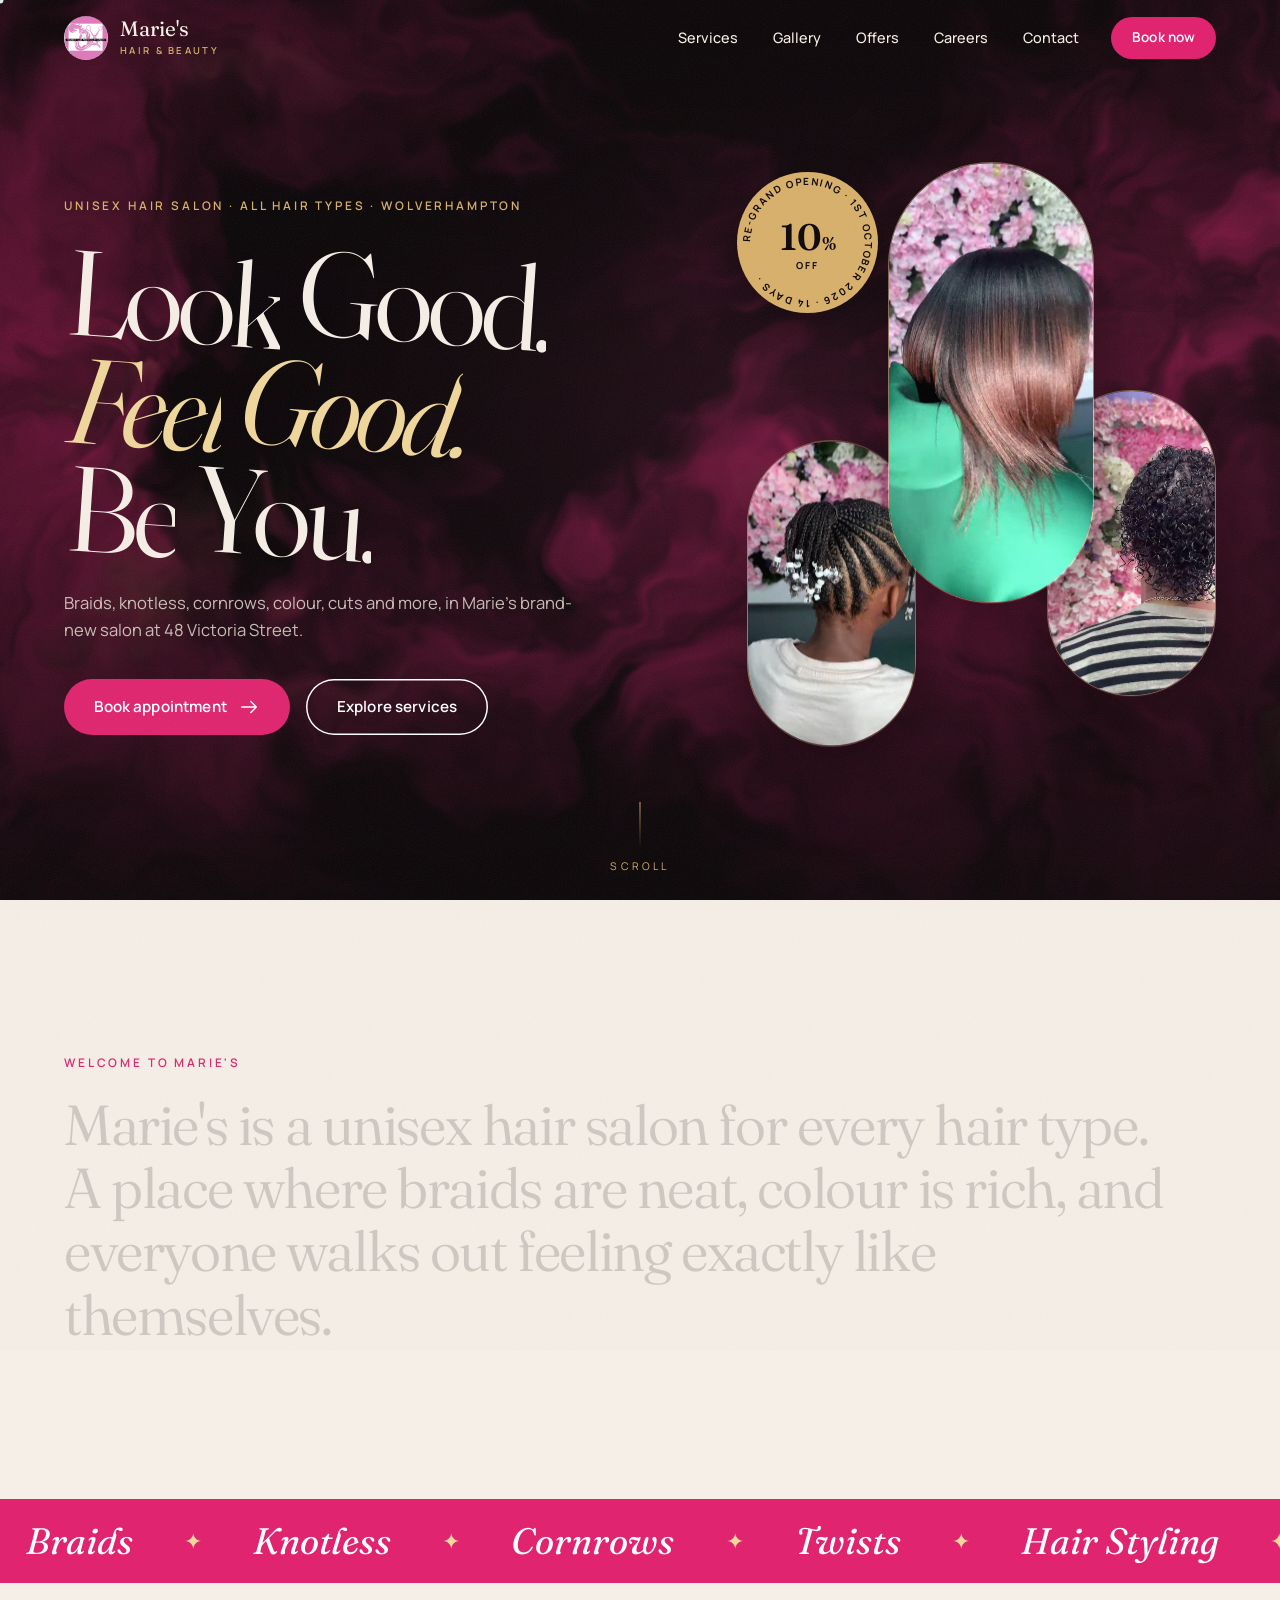
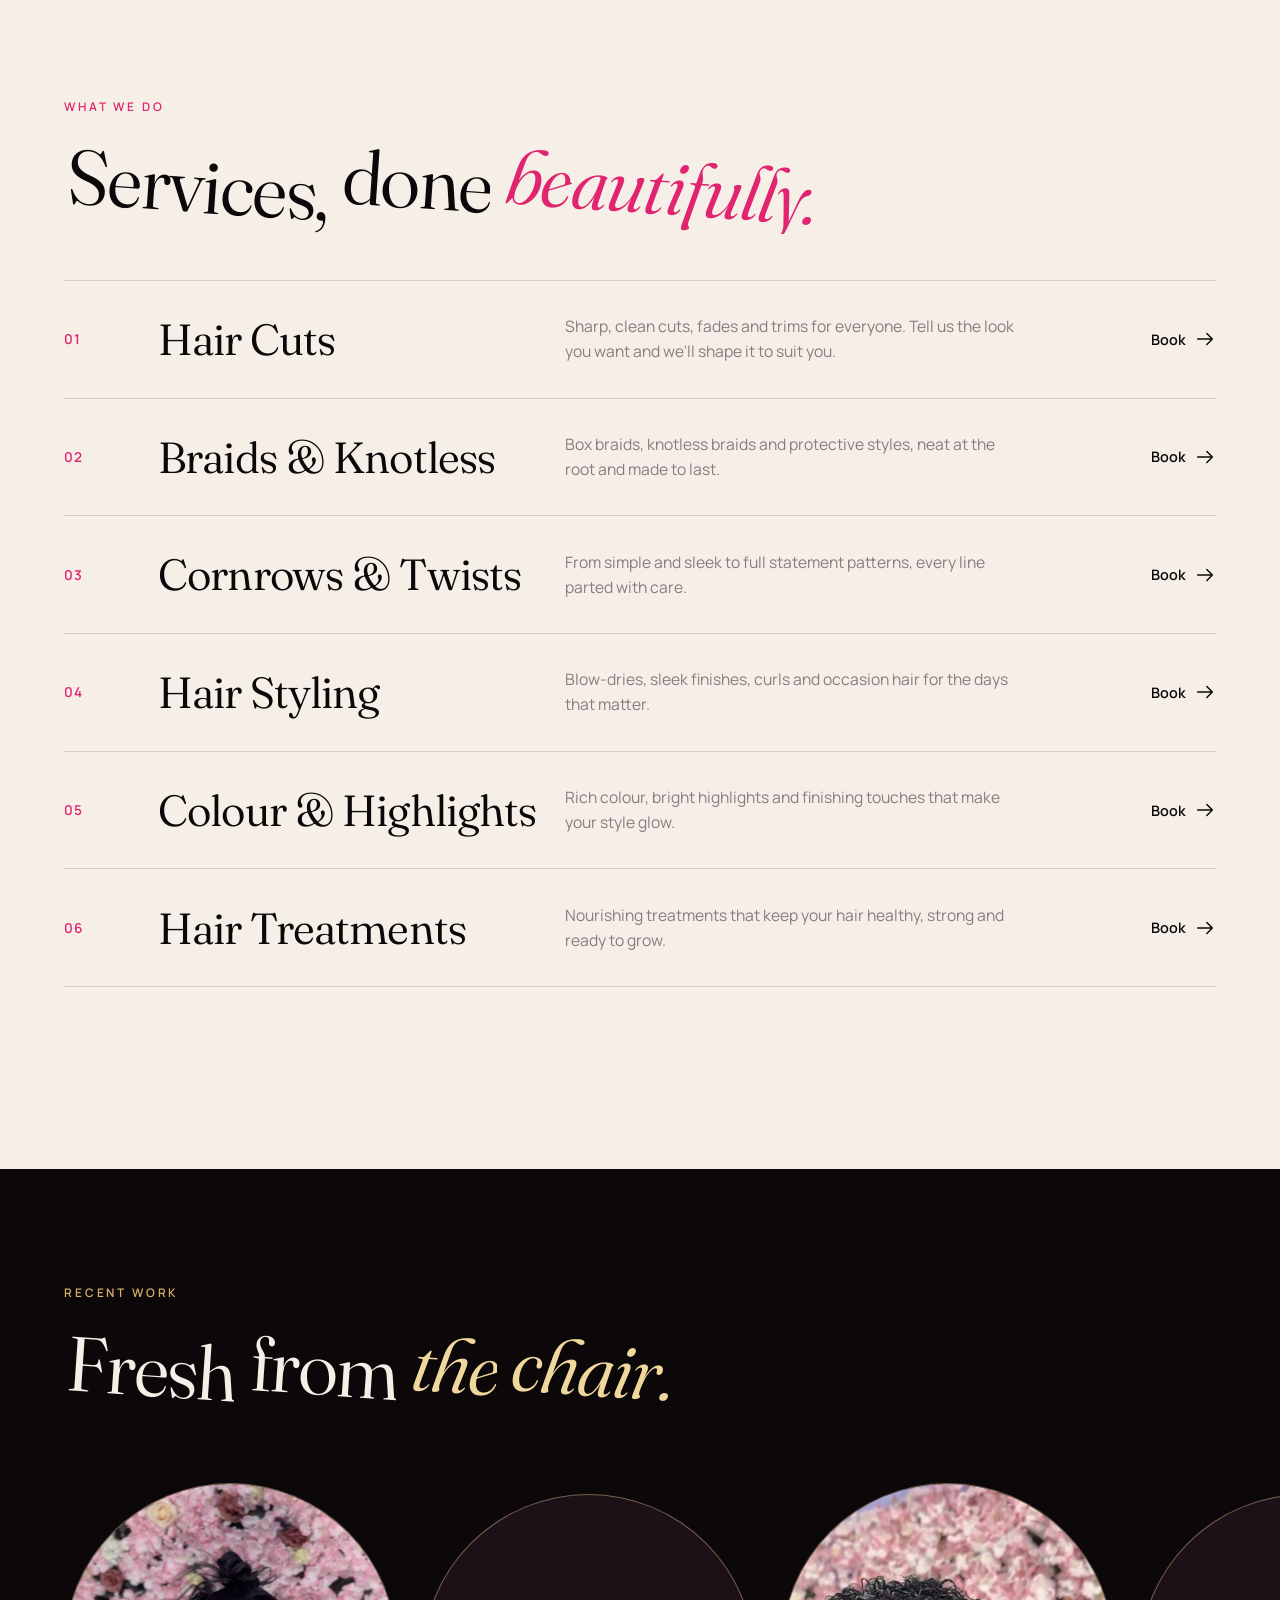
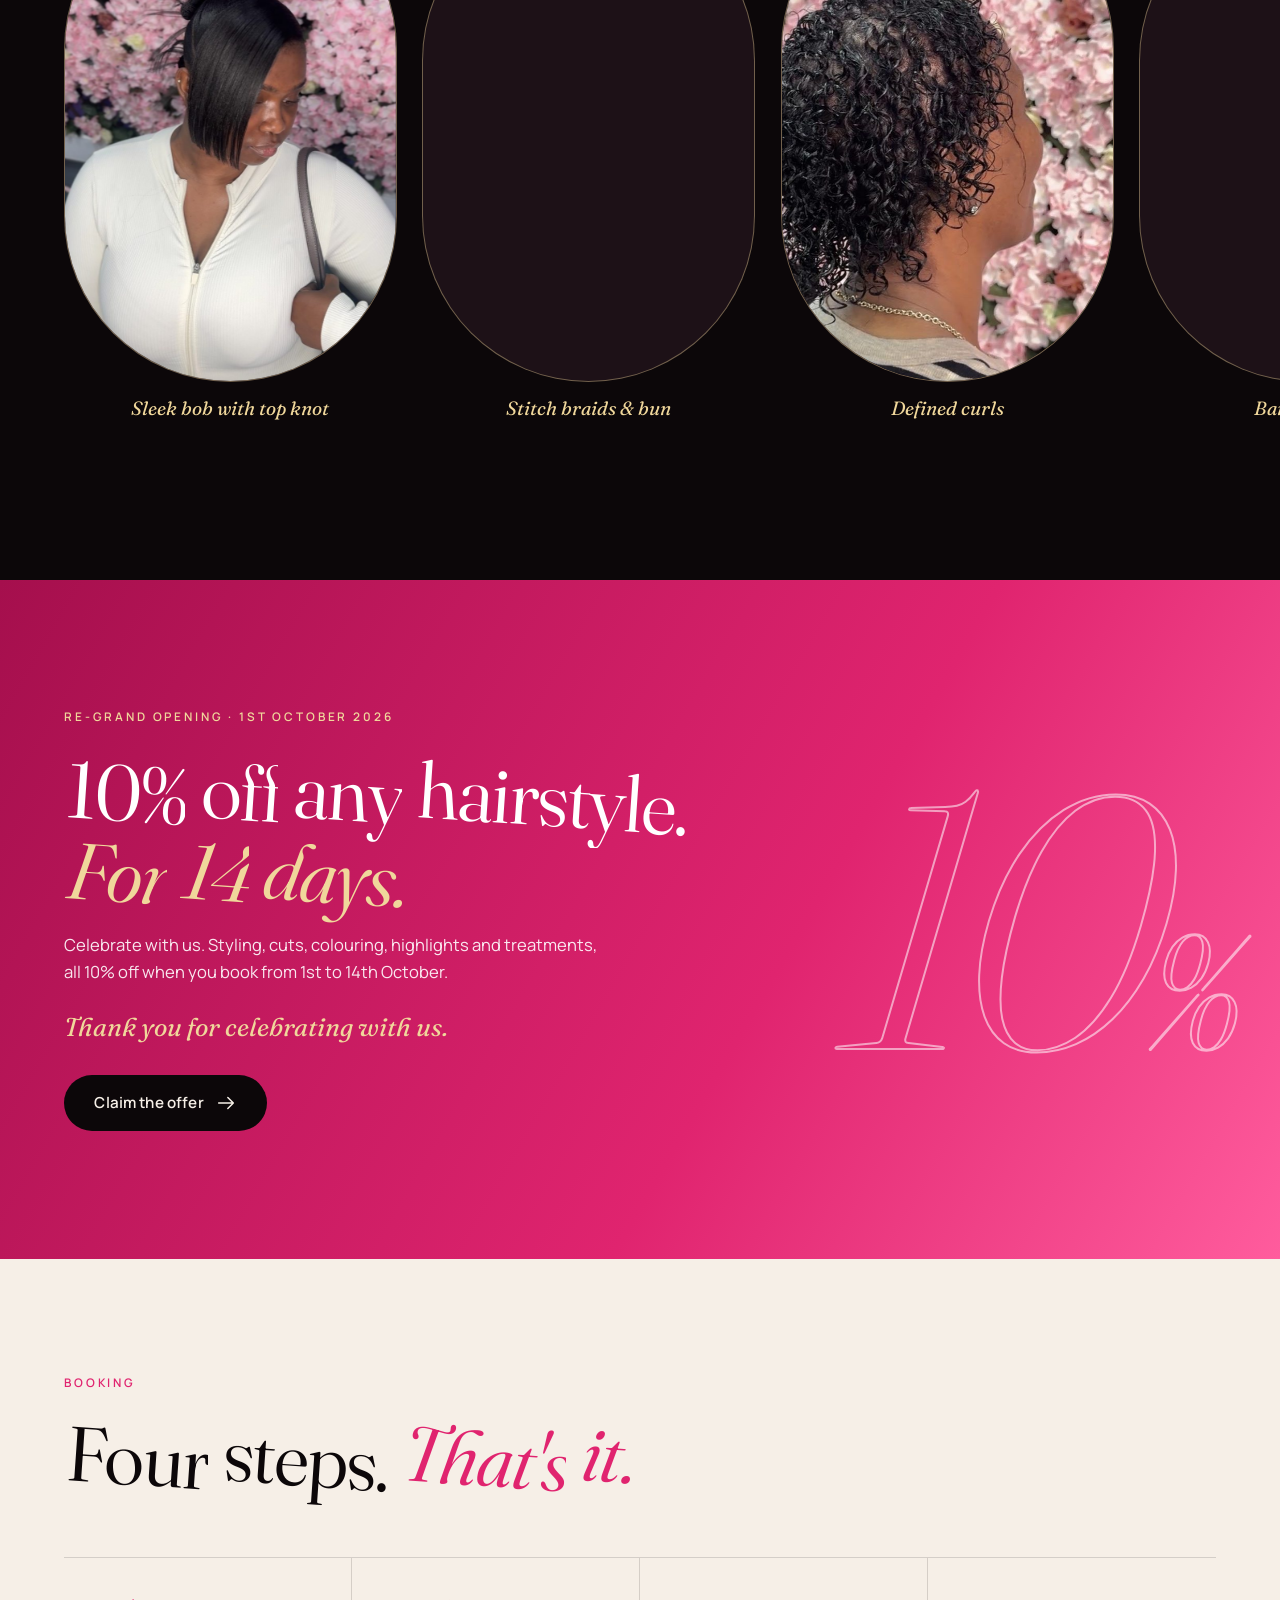
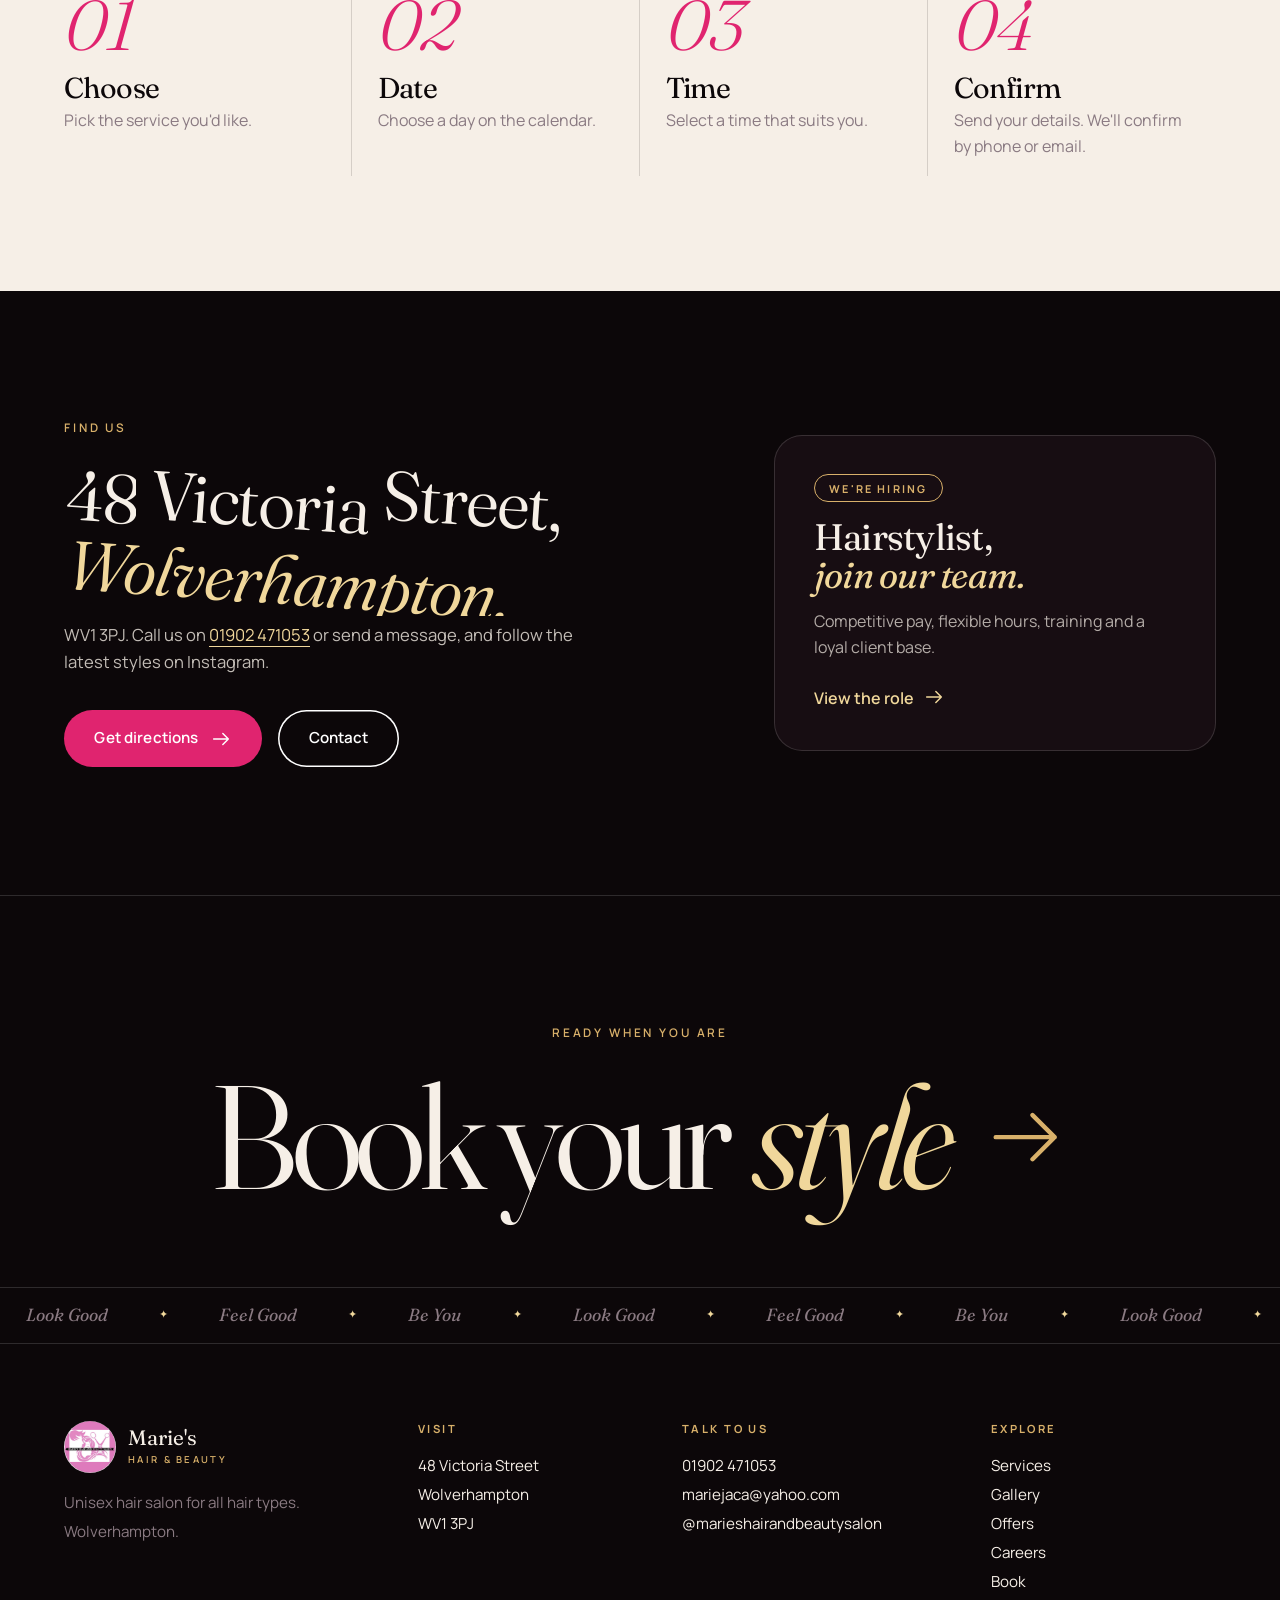
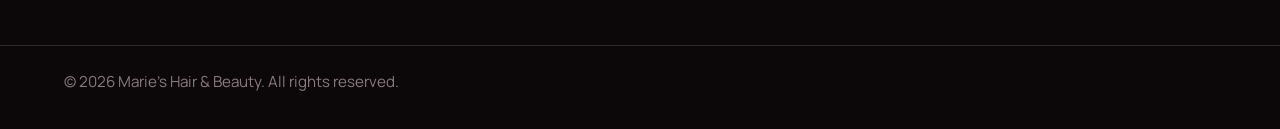
<file: index.html>
<!doctype html>
<html lang="en-GB">
<head>
<meta charset="utf-8">
<meta name="viewport" content="width=device-width,initial-scale=1,viewport-fit=cover">
<title>Marie's Hair & Beauty | Hair Salon in Wolverhampton</title>
<meta name="description" content="Marie's Hair & Beauty: unisex hair salon for all hair types at 48 Victoria Street, Wolverhampton. Braids, knotless, cornrows, colour and cuts. Book online.">
<meta name="theme-color" content="#0c0709">
<link rel="canonical" href="https://maries-hair-and-beauty.vercel.app/">
<meta property="og:type" content="website">
<meta property="og:site_name" content="Marie's Hair &amp; Beauty">
<meta property="og:locale" content="en_GB">
<meta property="og:url" content="https://maries-hair-and-beauty.vercel.app/">
<meta property="og:title" content="Marie's Hair & Beauty | Hair Salon in Wolverhampton">
<meta property="og:description" content="Marie's Hair & Beauty: unisex hair salon for all hair types at 48 Victoria Street, Wolverhampton. Braids, knotless, cornrows, colour and cuts. Book online.">
<meta property="og:image" content="https://maries-hair-and-beauty.vercel.app/img/og-image.jpg">
<meta property="og:image:width" content="1200">
<meta property="og:image:height" content="630">
<meta property="og:image:alt" content="Marie's Hair &amp; Beauty: Look Good. Feel Good. Be You.">
<meta name="twitter:card" content="summary_large_image">
<meta name="twitter:title" content="Marie's Hair & Beauty | Hair Salon in Wolverhampton">
<meta name="twitter:description" content="Marie's Hair & Beauty: unisex hair salon for all hair types at 48 Victoria Street, Wolverhampton. Braids, knotless, cornrows, colour and cuts. Book online.">
<meta name="twitter:image" content="https://maries-hair-and-beauty.vercel.app/img/og-image.jpg">
<meta name="apple-mobile-web-app-title" content="Marie's">
<link rel="icon" href="favicon.ico" sizes="any">
<link rel="icon" type="image/png" sizes="32x32" href="img/favicon-32.png">
<link rel="icon" type="image/png" sizes="192x192" href="img/favicon-192.png">
<link rel="apple-touch-icon" href="img/apple-touch-icon.png">
<link rel="manifest" href="site.webmanifest">
<link rel="preconnect" href="https://fonts.googleapis.com"><link rel="preconnect" href="https://fonts.gstatic.com" crossorigin>
<link href="https://fonts.googleapis.com/css2?family=Fraunces:ital,opsz,wght@0,9..144,300..700;1,9..144,300..700&family=Manrope:wght@300..800&display=swap" rel="stylesheet">
<link rel="stylesheet" href="style.css">
<script type="application/ld+json">{"@context":"https://schema.org","@type":"HairSalon","name":"Marie's Hair & Beauty","telephone":"+441902471053","email":"mariejaca@yahoo.com","url":"https://maries-hair-and-beauty.vercel.app/","logo":"https://maries-hair-and-beauty.vercel.app/img/icon-512.png","image":"https://maries-hair-and-beauty.vercel.app/img/og-image.jpg","sameAs":["https://www.instagram.com/marieshairandbeautysalon/"],"address":{"@type":"PostalAddress","streetAddress":"48 Victoria Street","addressLocality":"Wolverhampton","postalCode":"WV1 3PJ","addressCountry":"GB"}}</script>
</head>
<body class="pg-index">
<div class="grain" aria-hidden="true"></div><div class="prog" aria-hidden="true"></div>
<header class="hdr" id="hdr">
  <a class="logo" href="index.html" aria-label="Marie's Hair &amp; Beauty, home"><img src="img/logo.png" alt="" width="44" height="44"><span>Marie's<small>Hair &amp; Beauty</small></span></a>
  <nav class="links" aria-label="Main"><a href="services.html">Services</a><a href="gallery.html">Gallery</a><a href="offers.html">Offers</a><a href="careers.html">Careers</a><a href="contact.html">Contact</a></nav>
  <a class="btn sm" href="book.html" data-mag>Book now</a>
  <button class="burger" id="burger" aria-label="Menu" aria-expanded="false"><i></i><i></i></button>
</header>
<div class="mnav" id="mnav" aria-hidden="true"><a href="index.html" style="--i:0">Home</a><a href="services.html" style="--i:1">Services</a><a href="gallery.html" style="--i:2">Gallery</a><a href="offers.html" style="--i:3">Offers</a><a href="careers.html" style="--i:4">Careers</a><a href="contact.html" style="--i:5">Contact</a><a class="mbook" href="book.html" style="--i:7">Book now <svg class="ar" viewBox="0 0 24 24" width="22" height="22" fill="none" stroke="currentColor" stroke-width="1.6" stroke-linecap="round" stroke-linejoin="round" aria-hidden="true"><path d="M4 12h16M14 6l6 6-6 6"/></svg></a>
<p style="--i:8"><a href="tel:01902471053">01902 471053</a><br>48 Victoria Street, Wolverhampton WV1 3PJ</p></div>
<section class="hero dark" id="top">
  <canvas class="fx" aria-hidden="true"></canvas><div class="veil"></div>
  <div class="wrap hgrid">
    <div class="hcopy">
      <p class="eyebrow" data-r>Unisex hair salon · All hair types · Wolverhampton</p>
      <h1 data-split>Look Good. <em>Feel Good.</em> Be You.</h1>
      <p class="lead" data-r data-d="3">Braids, knotless, cornrows, colour, cuts and more, in Marie's brand-new salon at 48 Victoria Street.</p>
      <div class="hcta" data-r data-d="4"><a class="btn" href="book.html" data-mag>Book appointment <svg class="ar" viewBox="0 0 24 24" width="22" height="22" fill="none" stroke="currentColor" stroke-width="1.6" stroke-linecap="round" stroke-linejoin="round" aria-hidden="true"><path d="M4 12h16M14 6l6 6-6 6"/></svg></a><a class="btn line" href="services.html" data-mag>Explore services</a></div>
    </div>
    <div class="hpics" aria-hidden="true">
      <figure class="arch a1" data-speed="-30"><video muted loop playsinline autoplay preload="auto" poster="video/hero-braids.jpg" aria-hidden="true" tabindex="-1"><source src="video/hero-braids.mp4" type="video/mp4"><source src="video/hero-braids.webm" type="video/webm"></video></figure>
      <figure class="arch a2" data-speed="40"><video muted loop playsinline autoplay preload="auto" poster="video/hero-bob.jpg" aria-hidden="true" tabindex="-1"><source src="video/hero-bob.mp4" type="video/mp4"><source src="video/hero-bob.webm" type="video/webm"></video></figure>
      <figure class="arch a3" data-speed="-55"><video muted loop playsinline autoplay preload="auto" poster="video/hero-curls.jpg" aria-hidden="true" tabindex="-1"><source src="video/hero-curls.mp4" type="video/mp4"><source src="video/hero-curls.webm" type="video/webm"></video></figure>
      <a class="seal" href="offers.html" data-mag aria-label="Re-grand opening offer: 10% off">
        <svg viewBox="0 0 200 200"><defs><path id="c" d="M100,100 m-78,0 a78,78 0 1,1 156,0 a78,78 0 1,1 -156,0"/></defs><text><textPath href="#c">RE-GRAND OPENING · 1ST OCTOBER 2026 · 14 DAYS · </textPath></text></svg>
        <b>10<small>%</small></b><span>off</span>
      </a>
    </div>
  </div>
  <a class="scroll" href="#intro" aria-label="Scroll down"><i></i>Scroll</a>
</section>
<main id="main">

<section class="intro light" id="intro">
  <div class="wrap">
    <p class="eyebrow dk" data-r>Welcome to Marie's</p>
    <p class="statement" id="statement">Marie's is a unisex hair salon for every hair type. A place where braids are neat, colour is rich, and everyone walks out feeling exactly like themselves.</p>
  </div>
</section>

<div class="marq" aria-hidden="true"><div><span>Braids</span><span>Knotless</span><span>Cornrows</span><span>Twists</span><span>Hair Styling</span><span>Colour</span><span>Highlights</span><span>Hair Cuts</span><span>Treatments</span><span>Braids</span><span>Knotless</span><span>Cornrows</span><span>Twists</span><span>Hair Styling</span><span>Colour</span><span>Highlights</span><span>Hair Cuts</span><span>Treatments</span></div></div>

<section class="services light" id="services">
  <div class="wrap">
    <div class="shead"><p class="eyebrow dk" data-r>What we do</p><h2 data-split>Services, done <em>beautifully.</em></h2></div>
    <ul class="slist"><li><a href="book.html?service=Hair%20Cut"><span class="n">01</span><h3>Hair Cuts</h3><p>Sharp, clean cuts, fades and trims for everyone. Tell us the look you want and we'll shape it to suit you.</p><span class="go">Book <svg class="ar" viewBox="0 0 24 24" width="22" height="22" fill="none" stroke="currentColor" stroke-width="1.6" stroke-linecap="round" stroke-linejoin="round" aria-hidden="true"><path d="M4 12h16M14 6l6 6-6 6"/></svg></span></a></li><li><a href="book.html?service=Braids%20%2F%20Knotless"><span class="n">02</span><h3>Braids & Knotless</h3><p>Box braids, knotless braids and protective styles, neat at the root and made to last.</p><span class="go">Book <svg class="ar" viewBox="0 0 24 24" width="22" height="22" fill="none" stroke="currentColor" stroke-width="1.6" stroke-linecap="round" stroke-linejoin="round" aria-hidden="true"><path d="M4 12h16M14 6l6 6-6 6"/></svg></span></a></li><li><a href="book.html?service=Cornrows%20%2F%20Twists"><span class="n">03</span><h3>Cornrows & Twists</h3><p>From simple and sleek to full statement patterns, every line parted with care.</p><span class="go">Book <svg class="ar" viewBox="0 0 24 24" width="22" height="22" fill="none" stroke="currentColor" stroke-width="1.6" stroke-linecap="round" stroke-linejoin="round" aria-hidden="true"><path d="M4 12h16M14 6l6 6-6 6"/></svg></span></a></li><li><a href="book.html?service=Hair%20Styling"><span class="n">04</span><h3>Hair Styling</h3><p>Blow-dries, sleek finishes, curls and occasion hair for the days that matter.</p><span class="go">Book <svg class="ar" viewBox="0 0 24 24" width="22" height="22" fill="none" stroke="currentColor" stroke-width="1.6" stroke-linecap="round" stroke-linejoin="round" aria-hidden="true"><path d="M4 12h16M14 6l6 6-6 6"/></svg></span></a></li><li><a href="book.html?service=Colouring%20%2F%20Highlights"><span class="n">05</span><h3>Colour & Highlights</h3><p>Rich colour, bright highlights and finishing touches that make your style glow.</p><span class="go">Book <svg class="ar" viewBox="0 0 24 24" width="22" height="22" fill="none" stroke="currentColor" stroke-width="1.6" stroke-linecap="round" stroke-linejoin="round" aria-hidden="true"><path d="M4 12h16M14 6l6 6-6 6"/></svg></span></a></li><li><a href="book.html?service=Hair%20Treatment"><span class="n">06</span><h3>Hair Treatments</h3><p>Nourishing treatments that keep your hair healthy, strong and ready to grow.</p><span class="go">Book <svg class="ar" viewBox="0 0 24 24" width="22" height="22" fill="none" stroke="currentColor" stroke-width="1.6" stroke-linecap="round" stroke-linejoin="round" aria-hidden="true"><path d="M4 12h16M14 6l6 6-6 6"/></svg></span></a></li></ul>
    <p class="more" data-r><a class="tlink" href="services.html">See all services <svg class="ar" viewBox="0 0 24 24" width="22" height="22" fill="none" stroke="currentColor" stroke-width="1.6" stroke-linecap="round" stroke-linejoin="round" aria-hidden="true"><path d="M4 12h16M14 6l6 6-6 6"/></svg></a></p>
  </div>
</section>

<section class="work dark">
  <div class="wrap">
    <div class="shead"><p class="eyebrow" data-r>Recent work</p><h2 data-split>Fresh from <em>the chair.</em></h2></div>
  </div>
  <div class="rail" id="rail" tabindex="0" aria-label="Recent work">
    <figure data-tilt><img class="" src="img/work-bob.jpg" alt="Sleek side-parted bob with a small top knot against the flower wall" loading=lazy decoding="async"><figcaption>Sleek bob with top knot</figcaption></figure><figure data-tilt><img class="" src="img/work-braids.jpg" alt="Neat stitch braids finished in a high bun" loading=lazy decoding="async"><figcaption>Stitch braids & bun</figcaption></figure><figure data-tilt><img class="" src="img/work-curls.jpg" alt="Soft defined curls against the flower wall" loading=lazy decoding="async"><figcaption>Defined curls</figcaption></figure><figure data-tilt><img class="" src="img/work-bantu.jpg" alt="Slicked-back style with three bantu knots" loading=lazy decoding="async"><figcaption>Bantu knots</figcaption></figure><figure data-tilt><img class="" src="img/work-locs.jpg" alt="Loc retwist with honey-brown tips" loading=lazy decoding="async"><figcaption>Loc maintenance</figcaption></figure>
    <a class="railend" href="gallery.html"><span>See the gallery</span><svg class="ar" viewBox="0 0 24 24" width="22" height="22" fill="none" stroke="currentColor" stroke-width="1.6" stroke-linecap="round" stroke-linejoin="round" aria-hidden="true"><path d="M4 12h16M14 6l6 6-6 6"/></svg></a>
  </div>
</section>

<section class="offer" id="offer">
  <div class="wrap ogrid">
    <div>
      <p class="eyebrow" data-r>Re-Grand Opening · 1st October 2026</p>
      <h2 data-split>10% off any hairstyle. <em>For 14 days.</em></h2>
      <p class="lead" data-r>Celebrate with us. Styling, cuts, colouring, highlights and treatments, all 10% off when you book from 1st to 14th October.</p>
      <div class="cd" id="cd" aria-live="polite"></div>
      <a class="btn dk" href="book.html?offer=1" data-mag>Claim the offer <svg class="ar" viewBox="0 0 24 24" width="22" height="22" fill="none" stroke="currentColor" stroke-width="1.6" stroke-linecap="round" stroke-linejoin="round" aria-hidden="true"><path d="M4 12h16M14 6l6 6-6 6"/></svg></a>
    </div>
    <div class="big10" aria-hidden="true">10<small>%</small></div>
  </div>
</section>

<section class="steps light">
  <div class="wrap">
    <div class="shead"><p class="eyebrow dk" data-r>Booking</p><h2 data-split>Four steps. <em>That's it.</em></h2></div>
    <ol class="sgrid">
      <li data-r><b>01</b><h3>Choose</h3><p>Pick the service you'd like.</p></li>
      <li data-r data-d="1"><b>02</b><h3>Date</h3><p>Choose a day on the calendar.</p></li>
      <li data-r data-d="2"><b>03</b><h3>Time</h3><p>Select a time that suits you.</p></li>
      <li data-r data-d="3"><b>04</b><h3>Confirm</h3><p>Send your details. We'll confirm by phone or email.</p></li>
    </ol>
  </div>
</section>

<section class="visit dark">
  <div class="wrap vgrid">
    <div>
      <p class="eyebrow" data-r>Find us</p>
      <h2 data-split>48 Victoria Street, <em>Wolverhampton.</em></h2>
      <p class="lead" data-r>WV1 3PJ. Call us on <a href="tel:01902471053">01902 471053</a> or send a message, and follow the latest styles on Instagram.</p>
      <div class="hcta" data-r><a class="btn" href="https://www.google.com/maps/search/?api=1&query=48+Victoria+Street+Wolverhampton+WV1+3PJ" target="_blank" rel="noopener" data-mag>Get directions <svg class="ar" viewBox="0 0 24 24" width="22" height="22" fill="none" stroke="currentColor" stroke-width="1.6" stroke-linecap="round" stroke-linejoin="round" aria-hidden="true"><path d="M4 12h16M14 6l6 6-6 6"/></svg></a><a class="btn line" href="contact.html" data-mag>Contact</a></div>
    </div>
    <a class="hire" href="careers.html" data-tilt data-r>
      <span class="pillt">We're hiring</span>
      <h3>Hairstylist,<br><em>join our team.</em></h3>
      <p>Competitive pay, flexible hours, training and a loyal client base.</p>
      <span class="go">View the role <svg class="ar" viewBox="0 0 24 24" width="22" height="22" fill="none" stroke="currentColor" stroke-width="1.6" stroke-linecap="round" stroke-linejoin="round" aria-hidden="true"><path d="M4 12h16M14 6l6 6-6 6"/></svg></span>
    </a>
  </div>
</section>

</main>
<section class="cta dark">
  <div class="wrap">
    <p class="eyebrow" data-r>Ready when you are</p>
    <a class="mega" href="book.html" data-r><span>Book your</span> <em>style</em> <svg class="ar" viewBox="0 0 24 24" width="22" height="22" fill="none" stroke="currentColor" stroke-width="1.6" stroke-linecap="round" stroke-linejoin="round" aria-hidden="true"><path d="M4 12h16M14 6l6 6-6 6"/></svg></a>
  </div>
  <div class="marq sm" aria-hidden="true"><div><span>Look Good</span><span>Feel Good</span><span>Be You</span><span>Look Good</span><span>Feel Good</span><span>Be You</span><span>Look Good</span><span>Feel Good</span><span>Be You</span><span>Look Good</span><span>Feel Good</span><span>Be You</span></div></div>
</section>
<footer class="foot dark">
  <div class="wrap fgrid">
    <div><a class="logo" href="index.html"><img src="img/logo.png" alt="" width="52" height="52"><span>Marie's<small>Hair &amp; Beauty</small></span></a>
      <p class="mut">Unisex hair salon for all hair types.<br>Wolverhampton.</p></div>
    <div><h4>Visit</h4><p><a href="https://www.google.com/maps/search/?api=1&query=48+Victoria+Street+Wolverhampton+WV1+3PJ" target="_blank" rel="noopener">48 Victoria Street<br>Wolverhampton<br>WV1 3PJ</a></p></div>
    <div><h4>Talk to us</h4><p><a href="tel:01902471053">01902 471053</a><br><a href="mailto:mariejaca@yahoo.com">mariejaca@yahoo.com</a><br><a href="https://www.instagram.com/marieshairandbeautysalon/" target="_blank" rel="noopener">@marieshairandbeautysalon</a></p></div>
    <div><h4>Explore</h4><p><a href="services.html">Services</a><br><a href="gallery.html">Gallery</a><br><a href="offers.html">Offers</a><br><a href="careers.html">Careers</a><br><a href="book.html">Book</a></p></div>
  </div>
  <p class="wrap copy">© <span id="yr"></span> Marie's Hair &amp; Beauty. All rights reserved.</p>
</footer>
<script src="site.js"></script>

</body>
</html>
</file>
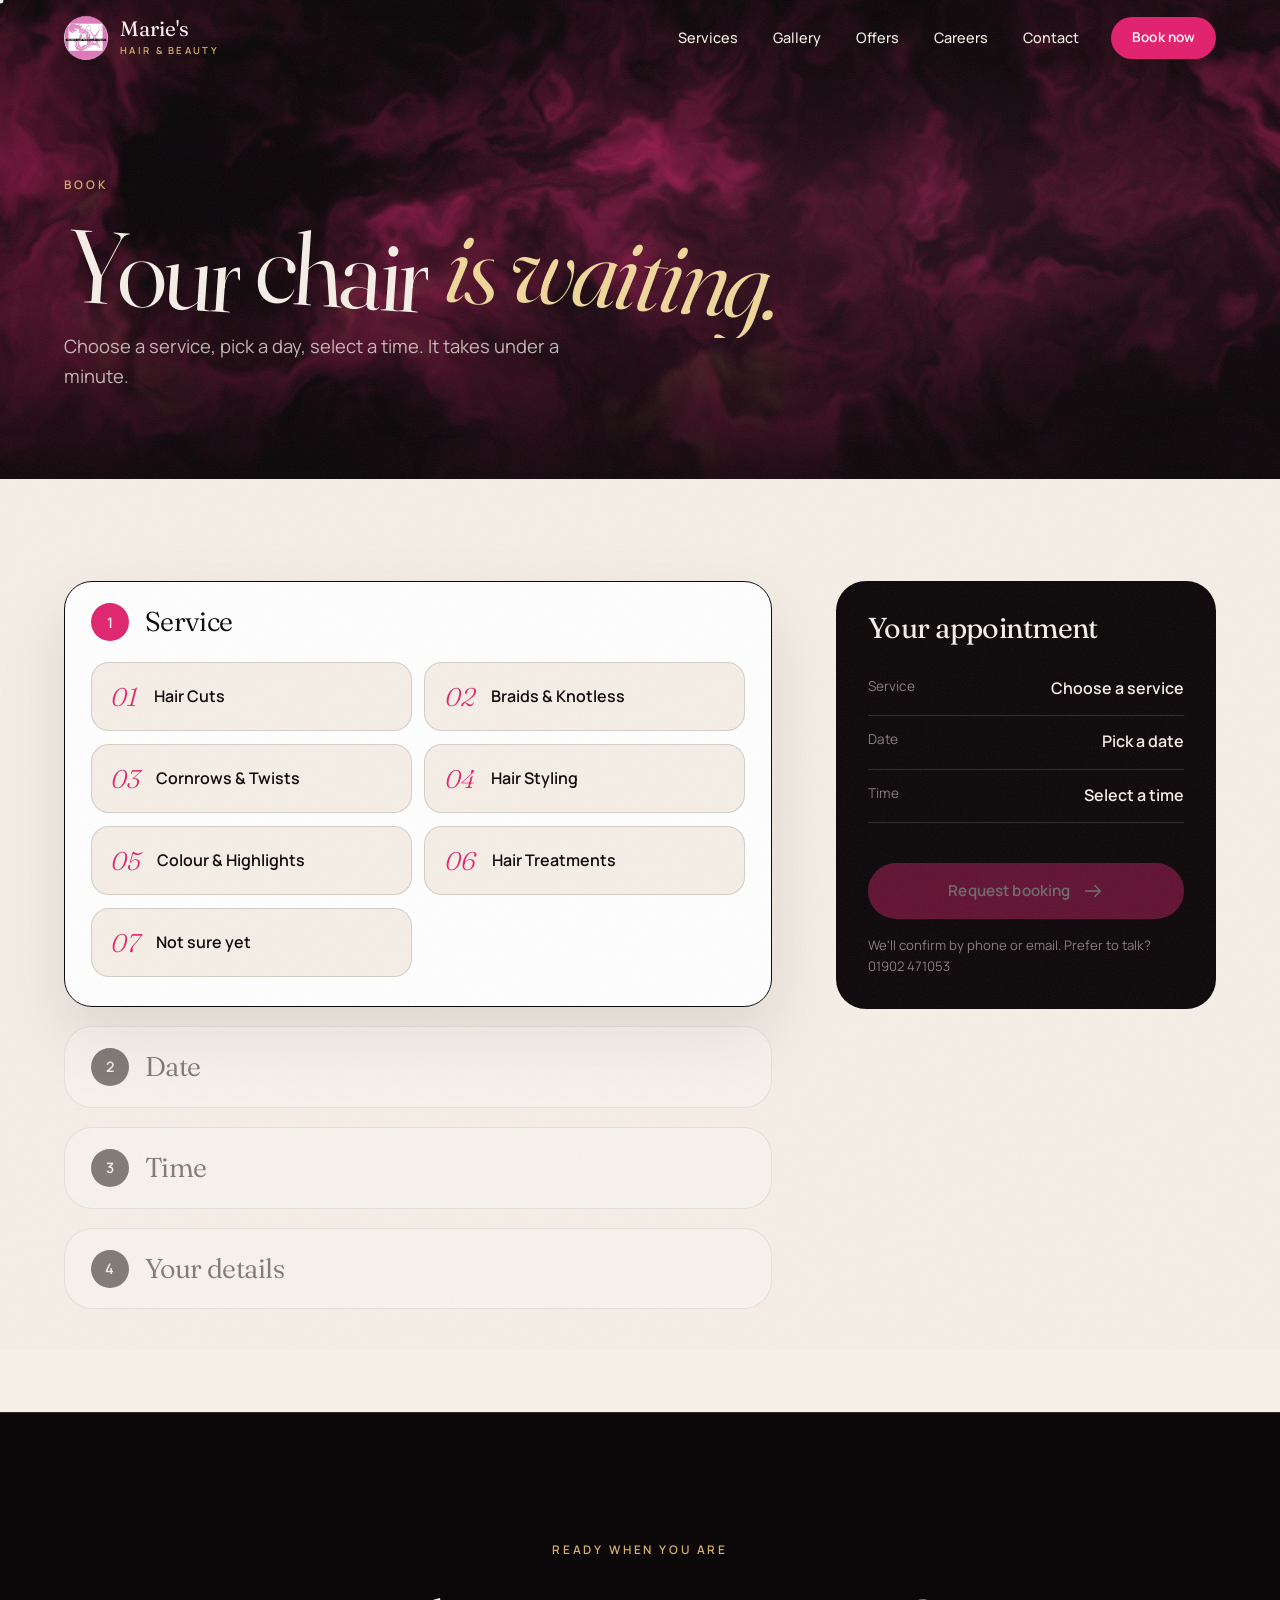
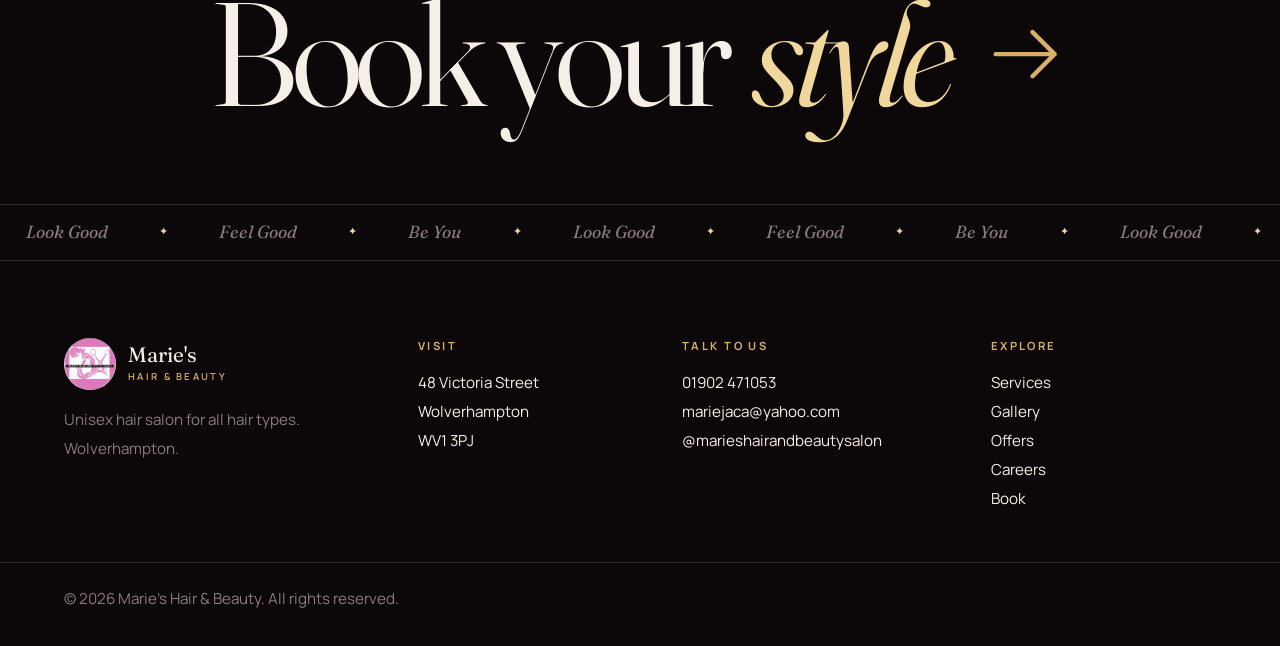
<file: book.html>
<!doctype html>
<html lang="en-GB">
<head>
<meta charset="utf-8">
<meta name="viewport" content="width=device-width,initial-scale=1,viewport-fit=cover">
<title>Book Appointment | Marie's Hair & Beauty</title>
<meta name="description" content="Book your hair appointment online at Marie's Hair & Beauty, Wolverhampton. Choose a service, date and time.">
<meta name="theme-color" content="#0c0709">
<link rel="canonical" href="https://maries-hair-and-beauty.vercel.app/book.html">
<meta property="og:type" content="website">
<meta property="og:site_name" content="Marie's Hair &amp; Beauty">
<meta property="og:locale" content="en_GB">
<meta property="og:url" content="https://maries-hair-and-beauty.vercel.app/book.html">
<meta property="og:title" content="Book Appointment | Marie's Hair & Beauty">
<meta property="og:description" content="Book your hair appointment online at Marie's Hair & Beauty, Wolverhampton. Choose a service, date and time.">
<meta property="og:image" content="https://maries-hair-and-beauty.vercel.app/img/og-image.jpg">
<meta property="og:image:width" content="1200">
<meta property="og:image:height" content="630">
<meta property="og:image:alt" content="Marie's Hair &amp; Beauty: Look Good. Feel Good. Be You.">
<meta name="twitter:card" content="summary_large_image">
<meta name="twitter:title" content="Book Appointment | Marie's Hair & Beauty">
<meta name="twitter:description" content="Book your hair appointment online at Marie's Hair & Beauty, Wolverhampton. Choose a service, date and time.">
<meta name="twitter:image" content="https://maries-hair-and-beauty.vercel.app/img/og-image.jpg">
<meta name="apple-mobile-web-app-title" content="Marie's">
<link rel="icon" href="favicon.ico" sizes="any">
<link rel="icon" type="image/png" sizes="32x32" href="img/favicon-32.png">
<link rel="icon" type="image/png" sizes="192x192" href="img/favicon-192.png">
<link rel="apple-touch-icon" href="img/apple-touch-icon.png">
<link rel="manifest" href="site.webmanifest">
<link rel="preconnect" href="https://fonts.googleapis.com"><link rel="preconnect" href="https://fonts.gstatic.com" crossorigin>
<link href="https://fonts.googleapis.com/css2?family=Fraunces:ital,opsz,wght@0,9..144,300..700;1,9..144,300..700&family=Manrope:wght@300..800&display=swap" rel="stylesheet">
<link rel="stylesheet" href="style.css">
<script type="application/ld+json">{"@context":"https://schema.org","@type":"HairSalon","name":"Marie's Hair & Beauty","telephone":"+441902471053","email":"mariejaca@yahoo.com","url":"https://maries-hair-and-beauty.vercel.app/","logo":"https://maries-hair-and-beauty.vercel.app/img/icon-512.png","image":"https://maries-hair-and-beauty.vercel.app/img/og-image.jpg","sameAs":["https://www.instagram.com/marieshairandbeautysalon/"],"address":{"@type":"PostalAddress","streetAddress":"48 Victoria Street","addressLocality":"Wolverhampton","postalCode":"WV1 3PJ","addressCountry":"GB"}}</script>
</head>
<body class="pg-book">
<div class="grain" aria-hidden="true"></div><div class="prog" aria-hidden="true"></div>
<header class="hdr" id="hdr">
  <a class="logo" href="index.html" aria-label="Marie's Hair &amp; Beauty, home"><img src="img/logo.png" alt="" width="44" height="44"><span>Marie's<small>Hair &amp; Beauty</small></span></a>
  <nav class="links" aria-label="Main"><a href="services.html">Services</a><a href="gallery.html">Gallery</a><a href="offers.html">Offers</a><a href="careers.html">Careers</a><a href="contact.html">Contact</a></nav>
  <a class="btn sm" href="book.html" data-mag>Book now</a>
  <button class="burger" id="burger" aria-label="Menu" aria-expanded="false"><i></i><i></i></button>
</header>
<div class="mnav" id="mnav" aria-hidden="true"><a href="index.html" style="--i:0">Home</a><a href="services.html" style="--i:1">Services</a><a href="gallery.html" style="--i:2">Gallery</a><a href="offers.html" style="--i:3">Offers</a><a href="careers.html" style="--i:4">Careers</a><a href="contact.html" style="--i:5">Contact</a><a class="mbook" href="book.html" style="--i:7">Book now <svg class="ar" viewBox="0 0 24 24" width="22" height="22" fill="none" stroke="currentColor" stroke-width="1.6" stroke-linecap="round" stroke-linejoin="round" aria-hidden="true"><path d="M4 12h16M14 6l6 6-6 6"/></svg></a>
<p style="--i:8"><a href="tel:01902471053">01902 471053</a><br>48 Victoria Street, Wolverhampton WV1 3PJ</p></div>
<section class="phero dark">
  <canvas class="fx" aria-hidden="true"></canvas><div class="veil"></div>
  <div class="wrap"><p class="eyebrow" data-r>Book</p><h1 data-split>Your chair <em>is waiting.</em></h1><p class="sub" data-r>Choose a service, pick a day, select a time. It takes under a minute.</p></div>
</section>
<main id="main">

<section class="light pad booking"><div class="wrap bgrid">
  <div class="bsteps" id="bk">
    <section class="bs open" id="s1" data-s="0"><header><i>1</i><h2>Service</h2><button class="edit" type="button">Change</button></header>
      <div class="bbody"><div class="opts"><button type="button" class="opt" data-v="Hair Cut"><b>01</b><span>Hair Cuts</span></button><button type="button" class="opt" data-v="Braids / Knotless"><b>02</b><span>Braids & Knotless</span></button><button type="button" class="opt" data-v="Cornrows / Twists"><b>03</b><span>Cornrows & Twists</span></button><button type="button" class="opt" data-v="Hair Styling"><b>04</b><span>Hair Styling</span></button><button type="button" class="opt" data-v="Colouring / Highlights"><b>05</b><span>Colour & Highlights</span></button><button type="button" class="opt" data-v="Hair Treatment"><b>06</b><span>Hair Treatments</span></button><button type="button" class="opt" data-v="Not sure, advise me"><b>07</b><span>Not sure yet</span></button></div></div></section>
    <section class="bs" id="s2" data-s="1"><header><i>2</i><h2>Date</h2><button class="edit" type="button">Change</button></header>
      <div class="bbody"><div class="cal"><div class="calh"><button type="button" id="cprev" aria-label="Previous month">‹</button><b id="cmonth"></b><button type="button" id="cnext" aria-label="Next month">›</button></div>
      <div class="cdow"><span>Mon</span><span>Tue</span><span>Wed</span><span>Thu</span><span>Fri</span><span>Sat</span><span>Sun</span></div><div class="cgrid2" id="cdays"></div>
      <p class="mut sm"><i class="dot"></i> Opening offer: 10% off (1–14 Oct 2026)</p></div></div></section>
    <section class="bs" id="s3" data-s="2"><header><i>3</i><h2>Time</h2><button class="edit" type="button">Change</button></header>
      <div class="bbody"><div class="times" id="times"></div><p class="mut sm">Times are requests. We'll confirm availability with you.</p></div></section>
    <section class="bs" id="s4" data-s="3"><header><i>4</i><h2>Your details</h2></header>
      <div class="bbody"><form class="form" id="df" novalidate>
        <div class="row2"><label>Full name<input name="name" required autocomplete="name"></label><label>Phone<input name="phone" type="tel" required autocomplete="tel" placeholder="07xxx xxxxxx"></label></div>
        <label>Email <small>(optional)</small><input name="email" type="email" autocomplete="email"></label>
        <label>Notes <small>(style, length, colour, inspiration)</small><textarea name="notes" rows="3"></textarea></label>
        <label class="chk"><input type="checkbox" id="rem" checked> Remember my details on this device</label>
      </form></div></section>
  </div>
  <aside class="bsum" id="bsum">
    <h3>Your appointment</h3>
    <dl><div><dt>Service</dt><dd id="v-s">Choose a service</dd></div><div><dt>Date</dt><dd id="v-d">Pick a date</dd></div><div><dt>Time</dt><dd id="v-t">Select a time</dd></div><div id="v-o" hidden><dt>Offer</dt><dd>10% opening discount</dd></div></dl>
    <p class="err" id="err" role="alert"></p>
    <button class="btn block" id="go" type="button" disabled>Request booking <svg class="ar" viewBox="0 0 24 24" width="22" height="22" fill="none" stroke="currentColor" stroke-width="1.6" stroke-linecap="round" stroke-linejoin="round" aria-hidden="true"><path d="M4 12h16M14 6l6 6-6 6"/></svg></button>
    <p class="mut sm">We'll confirm by phone or email. Prefer to talk? <a href="tel:01902471053">01902 471053</a></p>
  </aside>
</div></section>
<div class="modal" id="done" hidden><div class="mbox">
  <div class="tick"><svg viewBox="0 0 24 24" width="34" height="34" fill="none" stroke="currentColor" stroke-width="2.2" stroke-linecap="round" stroke-linejoin="round"><path d="M5 12.5l4.5 4.5L19 7"/></svg></div>
  <h2>Request ready to send</h2><p id="dmsg"></p><dl id="dsum"></dl>
  <p class="mut sm">Your email app should have opened with the booking ready. Press <b>Send</b> to finish. If it didn't open, use the button below.</p>
  <a class="btn block" id="mailbtn" href="#">Send booking email <svg class="ar" viewBox="0 0 24 24" width="22" height="22" fill="none" stroke="currentColor" stroke-width="1.6" stroke-linecap="round" stroke-linejoin="round" aria-hidden="true"><path d="M4 12h16M14 6l6 6-6 6"/></svg></a>
  <button class="btn line block" id="icsbtn" type="button">Add to my calendar</button>
  <a class="tlink" href="book.html">Make another booking</a>
</div></div>
</main>
<section class="cta dark">
  <div class="wrap">
    <p class="eyebrow" data-r>Ready when you are</p>
    <a class="mega" href="book.html" data-r><span>Book your</span> <em>style</em> <svg class="ar" viewBox="0 0 24 24" width="22" height="22" fill="none" stroke="currentColor" stroke-width="1.6" stroke-linecap="round" stroke-linejoin="round" aria-hidden="true"><path d="M4 12h16M14 6l6 6-6 6"/></svg></a>
  </div>
  <div class="marq sm" aria-hidden="true"><div><span>Look Good</span><span>Feel Good</span><span>Be You</span><span>Look Good</span><span>Feel Good</span><span>Be You</span><span>Look Good</span><span>Feel Good</span><span>Be You</span><span>Look Good</span><span>Feel Good</span><span>Be You</span></div></div>
</section>
<footer class="foot dark">
  <div class="wrap fgrid">
    <div><a class="logo" href="index.html"><img src="img/logo.png" alt="" width="52" height="52"><span>Marie's<small>Hair &amp; Beauty</small></span></a>
      <p class="mut">Unisex hair salon for all hair types.<br>Wolverhampton.</p></div>
    <div><h4>Visit</h4><p><a href="https://www.google.com/maps/search/?api=1&query=48+Victoria+Street+Wolverhampton+WV1+3PJ" target="_blank" rel="noopener">48 Victoria Street<br>Wolverhampton<br>WV1 3PJ</a></p></div>
    <div><h4>Talk to us</h4><p><a href="tel:01902471053">01902 471053</a><br><a href="mailto:mariejaca@yahoo.com">mariejaca@yahoo.com</a><br><a href="https://www.instagram.com/marieshairandbeautysalon/" target="_blank" rel="noopener">@marieshairandbeautysalon</a></p></div>
    <div><h4>Explore</h4><p><a href="services.html">Services</a><br><a href="gallery.html">Gallery</a><br><a href="offers.html">Offers</a><br><a href="careers.html">Careers</a><br><a href="book.html">Book</a></p></div>
  </div>
  <p class="wrap copy">© <span id="yr"></span> Marie's Hair &amp; Beauty. All rights reserved.</p>
</footer>
<script src="site.js"></script>
<script src="book.js"></script>
</body>
</html>
</file>
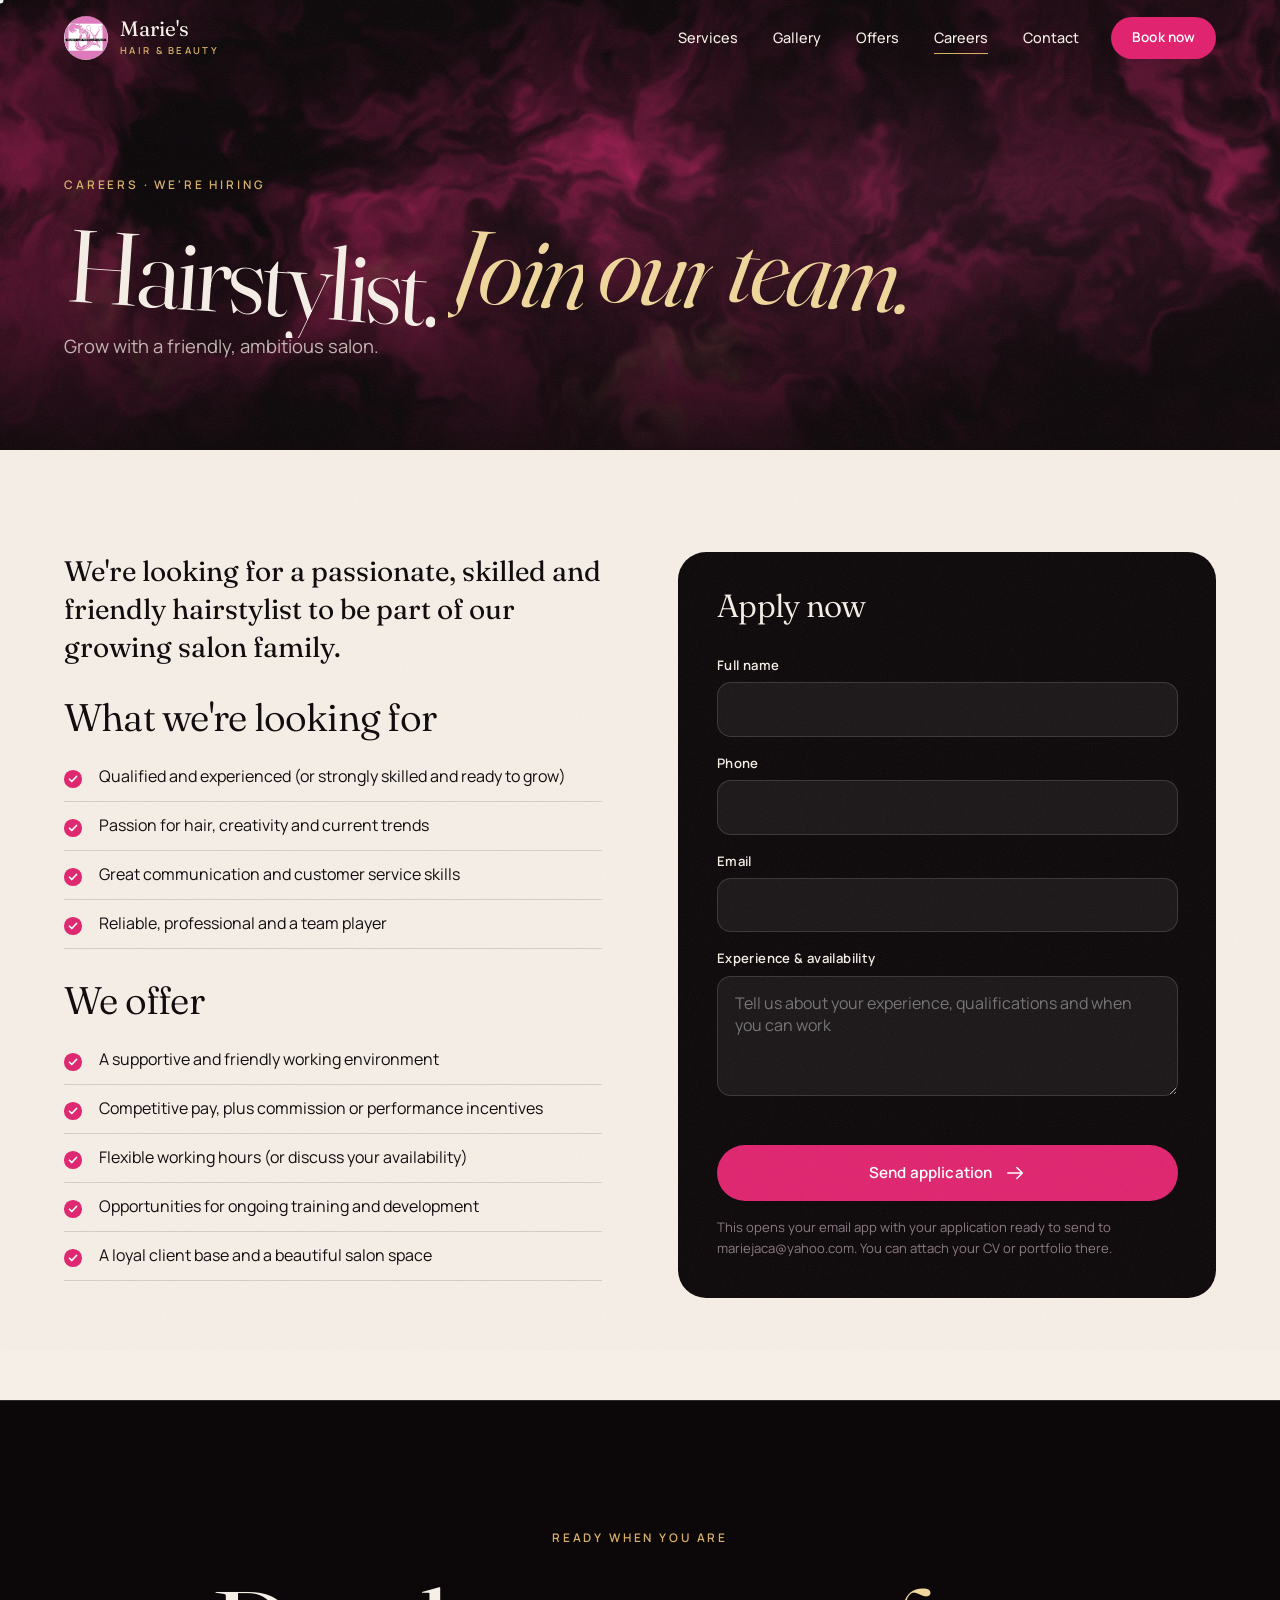
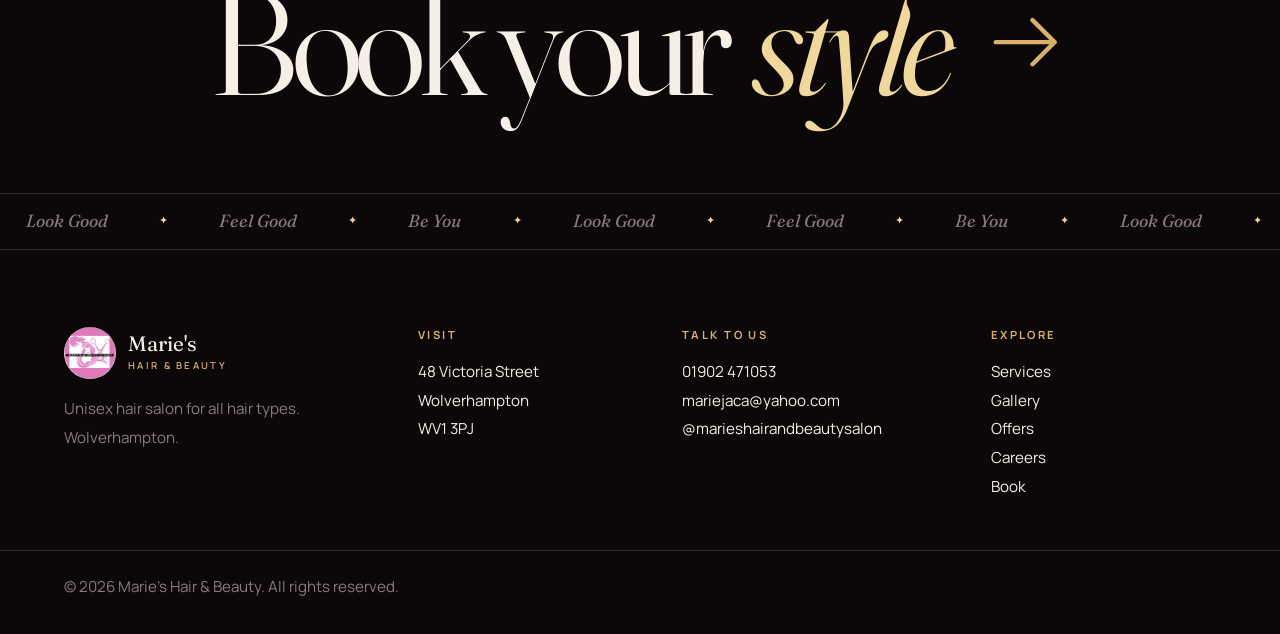
<file: careers.html>
<!doctype html>
<html lang="en-GB">
<head>
<meta charset="utf-8">
<meta name="viewport" content="width=device-width,initial-scale=1,viewport-fit=cover">
<title>Careers | Marie's Hair & Beauty</title>
<meta name="description" content="We're hiring a hairstylist at Marie's Hair & Beauty, Wolverhampton. Competitive pay, flexible hours, training and a loyal client base.">
<meta name="theme-color" content="#0c0709">
<link rel="canonical" href="https://maries-hair-and-beauty.vercel.app/careers.html">
<meta property="og:type" content="website">
<meta property="og:site_name" content="Marie's Hair &amp; Beauty">
<meta property="og:locale" content="en_GB">
<meta property="og:url" content="https://maries-hair-and-beauty.vercel.app/careers.html">
<meta property="og:title" content="Careers | Marie's Hair & Beauty">
<meta property="og:description" content="We're hiring a hairstylist at Marie's Hair & Beauty, Wolverhampton. Competitive pay, flexible hours, training and a loyal client base.">
<meta property="og:image" content="https://maries-hair-and-beauty.vercel.app/img/og-image.jpg">
<meta property="og:image:width" content="1200">
<meta property="og:image:height" content="630">
<meta property="og:image:alt" content="Marie's Hair &amp; Beauty: Look Good. Feel Good. Be You.">
<meta name="twitter:card" content="summary_large_image">
<meta name="twitter:title" content="Careers | Marie's Hair & Beauty">
<meta name="twitter:description" content="We're hiring a hairstylist at Marie's Hair & Beauty, Wolverhampton. Competitive pay, flexible hours, training and a loyal client base.">
<meta name="twitter:image" content="https://maries-hair-and-beauty.vercel.app/img/og-image.jpg">
<meta name="apple-mobile-web-app-title" content="Marie's">
<link rel="icon" href="favicon.ico" sizes="any">
<link rel="icon" type="image/png" sizes="32x32" href="img/favicon-32.png">
<link rel="icon" type="image/png" sizes="192x192" href="img/favicon-192.png">
<link rel="apple-touch-icon" href="img/apple-touch-icon.png">
<link rel="manifest" href="site.webmanifest">
<link rel="preconnect" href="https://fonts.googleapis.com"><link rel="preconnect" href="https://fonts.gstatic.com" crossorigin>
<link href="https://fonts.googleapis.com/css2?family=Fraunces:ital,opsz,wght@0,9..144,300..700;1,9..144,300..700&family=Manrope:wght@300..800&display=swap" rel="stylesheet">
<link rel="stylesheet" href="style.css">
<script type="application/ld+json">{"@context":"https://schema.org","@type":"HairSalon","name":"Marie's Hair & Beauty","telephone":"+441902471053","email":"mariejaca@yahoo.com","url":"https://maries-hair-and-beauty.vercel.app/","logo":"https://maries-hair-and-beauty.vercel.app/img/icon-512.png","image":"https://maries-hair-and-beauty.vercel.app/img/og-image.jpg","sameAs":["https://www.instagram.com/marieshairandbeautysalon/"],"address":{"@type":"PostalAddress","streetAddress":"48 Victoria Street","addressLocality":"Wolverhampton","postalCode":"WV1 3PJ","addressCountry":"GB"}}</script>
</head>
<body class="pg-careers">
<div class="grain" aria-hidden="true"></div><div class="prog" aria-hidden="true"></div>
<header class="hdr" id="hdr">
  <a class="logo" href="index.html" aria-label="Marie's Hair &amp; Beauty, home"><img src="img/logo.png" alt="" width="44" height="44"><span>Marie's<small>Hair &amp; Beauty</small></span></a>
  <nav class="links" aria-label="Main"><a href="services.html">Services</a><a href="gallery.html">Gallery</a><a href="offers.html">Offers</a><a href="careers.html" class="on">Careers</a><a href="contact.html">Contact</a></nav>
  <a class="btn sm" href="book.html" data-mag>Book now</a>
  <button class="burger" id="burger" aria-label="Menu" aria-expanded="false"><i></i><i></i></button>
</header>
<div class="mnav" id="mnav" aria-hidden="true"><a href="index.html" style="--i:0">Home</a><a href="services.html" style="--i:1">Services</a><a href="gallery.html" style="--i:2">Gallery</a><a href="offers.html" style="--i:3">Offers</a><a href="careers.html" style="--i:4">Careers</a><a href="contact.html" style="--i:5">Contact</a><a class="mbook" href="book.html" style="--i:7">Book now <svg class="ar" viewBox="0 0 24 24" width="22" height="22" fill="none" stroke="currentColor" stroke-width="1.6" stroke-linecap="round" stroke-linejoin="round" aria-hidden="true"><path d="M4 12h16M14 6l6 6-6 6"/></svg></a>
<p style="--i:8"><a href="tel:01902471053">01902 471053</a><br>48 Victoria Street, Wolverhampton WV1 3PJ</p></div>
<section class="phero dark">
  <canvas class="fx" aria-hidden="true"></canvas><div class="veil"></div>
  <div class="wrap"><p class="eyebrow" data-r>Careers · We're hiring</p><h1 data-split>Hairstylist. <em>Join our team.</em></h1><p class="sub" data-r>Grow with a friendly, ambitious salon.</p></div>
</section>
<main id="main">

<section class="light pad"><div class="wrap two">
  <div>
    <p class="lead dk" data-r>We're looking for a passionate, skilled and friendly hairstylist to be part of our growing salon family.</p>
    <h2 class="h2s" data-r>What we're looking for</h2>
    <ul class="ticks" data-r><li>Qualified and experienced (or strongly skilled and ready to grow)</li><li>Passion for hair, creativity and current trends</li><li>Great communication and customer service skills</li><li>Reliable, professional and a team player</li></ul>
    <h2 class="h2s" data-r>We offer</h2>
    <ul class="ticks" data-r><li>A supportive and friendly working environment</li><li>Competitive pay, plus commission or performance incentives</li><li>Flexible working hours (or discuss your availability)</li><li>Opportunities for ongoing training and development</li><li>A loyal client base and a beautiful salon space</li></ul>
  </div>
  <form class="card form" id="apply" novalidate data-r>
    <h2>Apply now</h2>
    <label>Full name<input name="name" required autocomplete="name"></label>
    <label>Phone<input name="phone" type="tel" required autocomplete="tel"></label>
    <label>Email<input name="email" type="email" autocomplete="email"></label>
    <label>Experience &amp; availability<textarea name="msg" rows="4" placeholder="Tell us about your experience, qualifications and when you can work"></textarea></label>
    <p class="err" role="alert"></p>
    <button class="btn block" type="submit">Send application <svg class="ar" viewBox="0 0 24 24" width="22" height="22" fill="none" stroke="currentColor" stroke-width="1.6" stroke-linecap="round" stroke-linejoin="round" aria-hidden="true"><path d="M4 12h16M14 6l6 6-6 6"/></svg></button>
    <p class="mut sm">This opens your email app with your application ready to send to mariejaca@yahoo.com. You can attach your CV or portfolio there.</p>
  </form>
</div></section>
</main>
<section class="cta dark">
  <div class="wrap">
    <p class="eyebrow" data-r>Ready when you are</p>
    <a class="mega" href="book.html" data-r><span>Book your</span> <em>style</em> <svg class="ar" viewBox="0 0 24 24" width="22" height="22" fill="none" stroke="currentColor" stroke-width="1.6" stroke-linecap="round" stroke-linejoin="round" aria-hidden="true"><path d="M4 12h16M14 6l6 6-6 6"/></svg></a>
  </div>
  <div class="marq sm" aria-hidden="true"><div><span>Look Good</span><span>Feel Good</span><span>Be You</span><span>Look Good</span><span>Feel Good</span><span>Be You</span><span>Look Good</span><span>Feel Good</span><span>Be You</span><span>Look Good</span><span>Feel Good</span><span>Be You</span></div></div>
</section>
<footer class="foot dark">
  <div class="wrap fgrid">
    <div><a class="logo" href="index.html"><img src="img/logo.png" alt="" width="52" height="52"><span>Marie's<small>Hair &amp; Beauty</small></span></a>
      <p class="mut">Unisex hair salon for all hair types.<br>Wolverhampton.</p></div>
    <div><h4>Visit</h4><p><a href="https://www.google.com/maps/search/?api=1&query=48+Victoria+Street+Wolverhampton+WV1+3PJ" target="_blank" rel="noopener">48 Victoria Street<br>Wolverhampton<br>WV1 3PJ</a></p></div>
    <div><h4>Talk to us</h4><p><a href="tel:01902471053">01902 471053</a><br><a href="mailto:mariejaca@yahoo.com">mariejaca@yahoo.com</a><br><a href="https://www.instagram.com/marieshairandbeautysalon/" target="_blank" rel="noopener">@marieshairandbeautysalon</a></p></div>
    <div><h4>Explore</h4><p><a href="services.html">Services</a><br><a href="gallery.html">Gallery</a><br><a href="offers.html">Offers</a><br><a href="careers.html">Careers</a><br><a href="book.html">Book</a></p></div>
  </div>
  <p class="wrap copy">© <span id="yr"></span> Marie's Hair &amp; Beauty. All rights reserved.</p>
</footer>
<script src="site.js"></script>
<script>mailForm("apply","Hairstylist application",["name","phone","email","msg"],{name:"Name",phone:"Phone",email:"Email",msg:"Experience & availability"})</script>
</body>
</html>
</file>
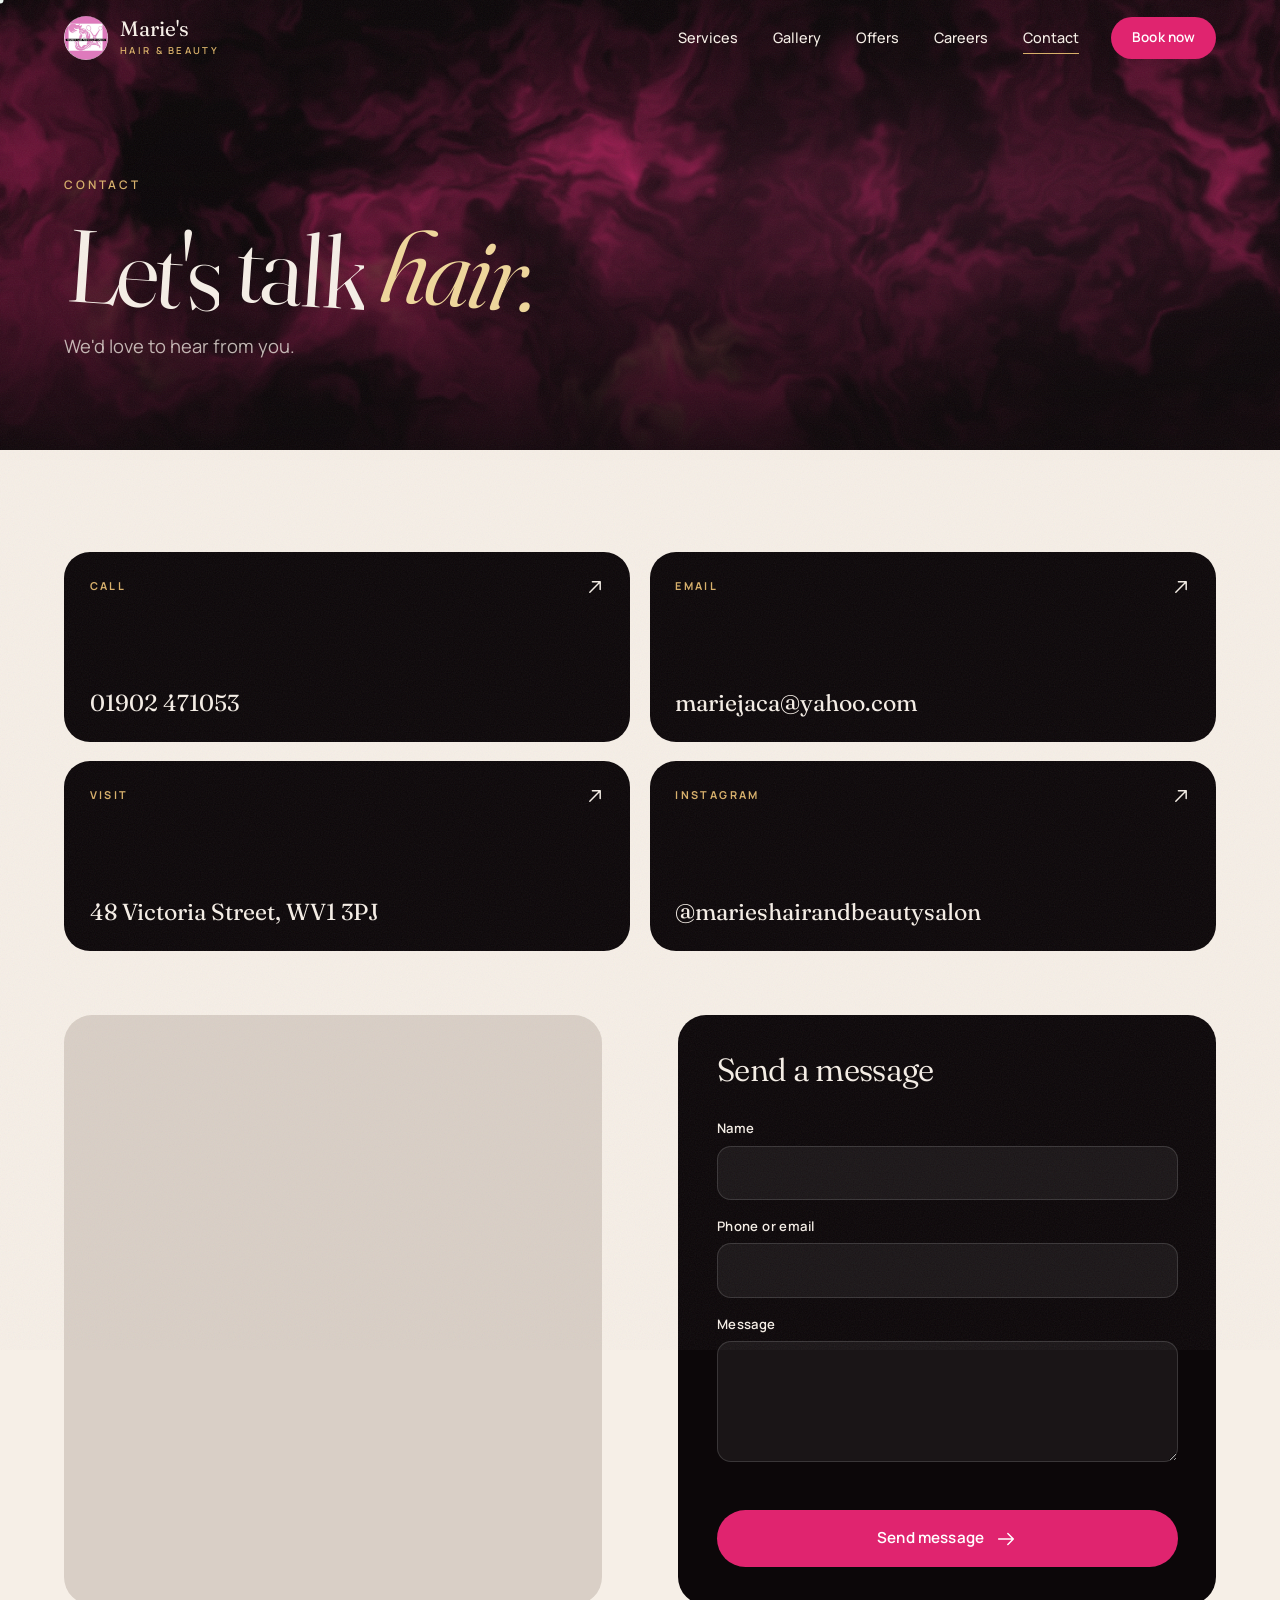
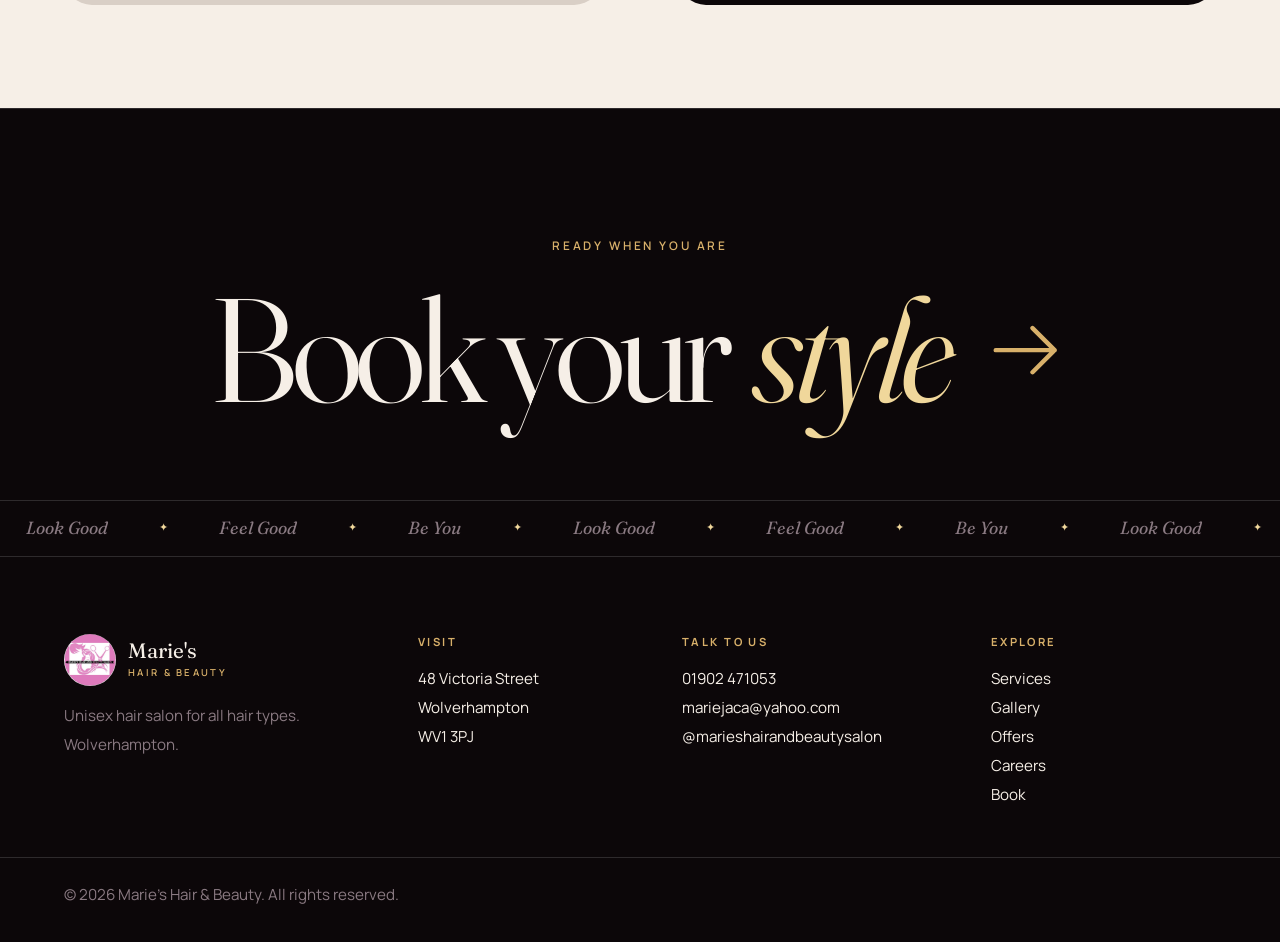
<file: contact.html>
<!doctype html>
<html lang="en-GB">
<head>
<meta charset="utf-8">
<meta name="viewport" content="width=device-width,initial-scale=1,viewport-fit=cover">
<title>Contact | Marie's Hair & Beauty</title>
<meta name="description" content="Find Marie's Hair & Beauty at 48 Victoria Street, Wolverhampton WV1 3PJ. Call 01902 471053 or email to book.">
<meta name="theme-color" content="#0c0709">
<link rel="canonical" href="https://maries-hair-and-beauty.vercel.app/contact.html">
<meta property="og:type" content="website">
<meta property="og:site_name" content="Marie's Hair &amp; Beauty">
<meta property="og:locale" content="en_GB">
<meta property="og:url" content="https://maries-hair-and-beauty.vercel.app/contact.html">
<meta property="og:title" content="Contact | Marie's Hair & Beauty">
<meta property="og:description" content="Find Marie's Hair & Beauty at 48 Victoria Street, Wolverhampton WV1 3PJ. Call 01902 471053 or email to book.">
<meta property="og:image" content="https://maries-hair-and-beauty.vercel.app/img/og-image.jpg">
<meta property="og:image:width" content="1200">
<meta property="og:image:height" content="630">
<meta property="og:image:alt" content="Marie's Hair &amp; Beauty: Look Good. Feel Good. Be You.">
<meta name="twitter:card" content="summary_large_image">
<meta name="twitter:title" content="Contact | Marie's Hair & Beauty">
<meta name="twitter:description" content="Find Marie's Hair & Beauty at 48 Victoria Street, Wolverhampton WV1 3PJ. Call 01902 471053 or email to book.">
<meta name="twitter:image" content="https://maries-hair-and-beauty.vercel.app/img/og-image.jpg">
<meta name="apple-mobile-web-app-title" content="Marie's">
<link rel="icon" href="favicon.ico" sizes="any">
<link rel="icon" type="image/png" sizes="32x32" href="img/favicon-32.png">
<link rel="icon" type="image/png" sizes="192x192" href="img/favicon-192.png">
<link rel="apple-touch-icon" href="img/apple-touch-icon.png">
<link rel="manifest" href="site.webmanifest">
<link rel="preconnect" href="https://fonts.googleapis.com"><link rel="preconnect" href="https://fonts.gstatic.com" crossorigin>
<link href="https://fonts.googleapis.com/css2?family=Fraunces:ital,opsz,wght@0,9..144,300..700;1,9..144,300..700&family=Manrope:wght@300..800&display=swap" rel="stylesheet">
<link rel="stylesheet" href="style.css">
<script type="application/ld+json">{"@context":"https://schema.org","@type":"HairSalon","name":"Marie's Hair & Beauty","telephone":"+441902471053","email":"mariejaca@yahoo.com","url":"https://maries-hair-and-beauty.vercel.app/","logo":"https://maries-hair-and-beauty.vercel.app/img/icon-512.png","image":"https://maries-hair-and-beauty.vercel.app/img/og-image.jpg","sameAs":["https://www.instagram.com/marieshairandbeautysalon/"],"address":{"@type":"PostalAddress","streetAddress":"48 Victoria Street","addressLocality":"Wolverhampton","postalCode":"WV1 3PJ","addressCountry":"GB"}}</script>
</head>
<body class="pg-contact">
<div class="grain" aria-hidden="true"></div><div class="prog" aria-hidden="true"></div>
<header class="hdr" id="hdr">
  <a class="logo" href="index.html" aria-label="Marie's Hair &amp; Beauty, home"><img src="img/logo.png" alt="" width="44" height="44"><span>Marie's<small>Hair &amp; Beauty</small></span></a>
  <nav class="links" aria-label="Main"><a href="services.html">Services</a><a href="gallery.html">Gallery</a><a href="offers.html">Offers</a><a href="careers.html">Careers</a><a href="contact.html" class="on">Contact</a></nav>
  <a class="btn sm" href="book.html" data-mag>Book now</a>
  <button class="burger" id="burger" aria-label="Menu" aria-expanded="false"><i></i><i></i></button>
</header>
<div class="mnav" id="mnav" aria-hidden="true"><a href="index.html" style="--i:0">Home</a><a href="services.html" style="--i:1">Services</a><a href="gallery.html" style="--i:2">Gallery</a><a href="offers.html" style="--i:3">Offers</a><a href="careers.html" style="--i:4">Careers</a><a href="contact.html" style="--i:5">Contact</a><a class="mbook" href="book.html" style="--i:7">Book now <svg class="ar" viewBox="0 0 24 24" width="22" height="22" fill="none" stroke="currentColor" stroke-width="1.6" stroke-linecap="round" stroke-linejoin="round" aria-hidden="true"><path d="M4 12h16M14 6l6 6-6 6"/></svg></a>
<p style="--i:8"><a href="tel:01902471053">01902 471053</a><br>48 Victoria Street, Wolverhampton WV1 3PJ</p></div>
<section class="phero dark">
  <canvas class="fx" aria-hidden="true"></canvas><div class="veil"></div>
  <div class="wrap"><p class="eyebrow" data-r>Contact</p><h1 data-split>Let's talk <em>hair.</em></h1><p class="sub" data-r>We'd love to hear from you.</p></div>
</section>
<main id="main">

<section class="light pad"><div class="wrap">
  <div class="ccards">
    <a href="tel:01902471053" data-r><span>Call</span><b>01902 471053</b><svg class="ar" viewBox="0 0 24 24" width="22" height="22" fill="none" stroke="currentColor" stroke-width="1.6" stroke-linecap="round" stroke-linejoin="round" aria-hidden="true"><path d="M4 12h16M14 6l6 6-6 6"/></svg></a>
    <a href="mailto:mariejaca@yahoo.com" data-r data-d="1"><span>Email</span><b>mariejaca@yahoo.com</b><svg class="ar" viewBox="0 0 24 24" width="22" height="22" fill="none" stroke="currentColor" stroke-width="1.6" stroke-linecap="round" stroke-linejoin="round" aria-hidden="true"><path d="M4 12h16M14 6l6 6-6 6"/></svg></a>
    <a href="https://www.google.com/maps/search/?api=1&query=48+Victoria+Street+Wolverhampton+WV1+3PJ" target="_blank" rel="noopener" data-r data-d="2"><span>Visit</span><b>48 Victoria Street, WV1 3PJ</b><svg class="ar" viewBox="0 0 24 24" width="22" height="22" fill="none" stroke="currentColor" stroke-width="1.6" stroke-linecap="round" stroke-linejoin="round" aria-hidden="true"><path d="M4 12h16M14 6l6 6-6 6"/></svg></a>
    <a href="https://www.instagram.com/marieshairandbeautysalon/" target="_blank" rel="noopener" data-r data-d="3"><span>Instagram</span><b>@marieshairandbeautysalon</b><svg class="ar" viewBox="0 0 24 24" width="22" height="22" fill="none" stroke="currentColor" stroke-width="1.6" stroke-linecap="round" stroke-linejoin="round" aria-hidden="true"><path d="M4 12h16M14 6l6 6-6 6"/></svg></a>
  </div>
  <div class="two cgrid">
    <div class="map" data-r><iframe title="Map to Marie's Hair &amp; Beauty" loading="lazy" referrerpolicy="no-referrer-when-downgrade" src="https://maps.google.com/maps?q=48+Victoria+Street+Wolverhampton+WV1+3PJ&amp;output=embed"></iframe></div>
    <form class="card form" id="msgf" novalidate data-r data-d="1">
      <h2>Send a message</h2>
      <label>Name<input name="name" required autocomplete="name"></label>
      <label>Phone or email<input name="contact" required></label>
      <label>Message<textarea name="msg" rows="4" required></textarea></label>
      <p class="err" role="alert"></p>
      <button class="btn block" type="submit">Send message <svg class="ar" viewBox="0 0 24 24" width="22" height="22" fill="none" stroke="currentColor" stroke-width="1.6" stroke-linecap="round" stroke-linejoin="round" aria-hidden="true"><path d="M4 12h16M14 6l6 6-6 6"/></svg></button>
    </form>
  </div>
</div></section>
</main>
<section class="cta dark">
  <div class="wrap">
    <p class="eyebrow" data-r>Ready when you are</p>
    <a class="mega" href="book.html" data-r><span>Book your</span> <em>style</em> <svg class="ar" viewBox="0 0 24 24" width="22" height="22" fill="none" stroke="currentColor" stroke-width="1.6" stroke-linecap="round" stroke-linejoin="round" aria-hidden="true"><path d="M4 12h16M14 6l6 6-6 6"/></svg></a>
  </div>
  <div class="marq sm" aria-hidden="true"><div><span>Look Good</span><span>Feel Good</span><span>Be You</span><span>Look Good</span><span>Feel Good</span><span>Be You</span><span>Look Good</span><span>Feel Good</span><span>Be You</span><span>Look Good</span><span>Feel Good</span><span>Be You</span></div></div>
</section>
<footer class="foot dark">
  <div class="wrap fgrid">
    <div><a class="logo" href="index.html"><img src="img/logo.png" alt="" width="52" height="52"><span>Marie's<small>Hair &amp; Beauty</small></span></a>
      <p class="mut">Unisex hair salon for all hair types.<br>Wolverhampton.</p></div>
    <div><h4>Visit</h4><p><a href="https://www.google.com/maps/search/?api=1&query=48+Victoria+Street+Wolverhampton+WV1+3PJ" target="_blank" rel="noopener">48 Victoria Street<br>Wolverhampton<br>WV1 3PJ</a></p></div>
    <div><h4>Talk to us</h4><p><a href="tel:01902471053">01902 471053</a><br><a href="mailto:mariejaca@yahoo.com">mariejaca@yahoo.com</a><br><a href="https://www.instagram.com/marieshairandbeautysalon/" target="_blank" rel="noopener">@marieshairandbeautysalon</a></p></div>
    <div><h4>Explore</h4><p><a href="services.html">Services</a><br><a href="gallery.html">Gallery</a><br><a href="offers.html">Offers</a><br><a href="careers.html">Careers</a><br><a href="book.html">Book</a></p></div>
  </div>
  <p class="wrap copy">© <span id="yr"></span> Marie's Hair &amp; Beauty. All rights reserved.</p>
</footer>
<script src="site.js"></script>
<script>mailForm("msgf","Website enquiry",["name","contact","msg"],{name:"Name",contact:"Contact",msg:"Message"})</script>
</body>
</html>
</file>
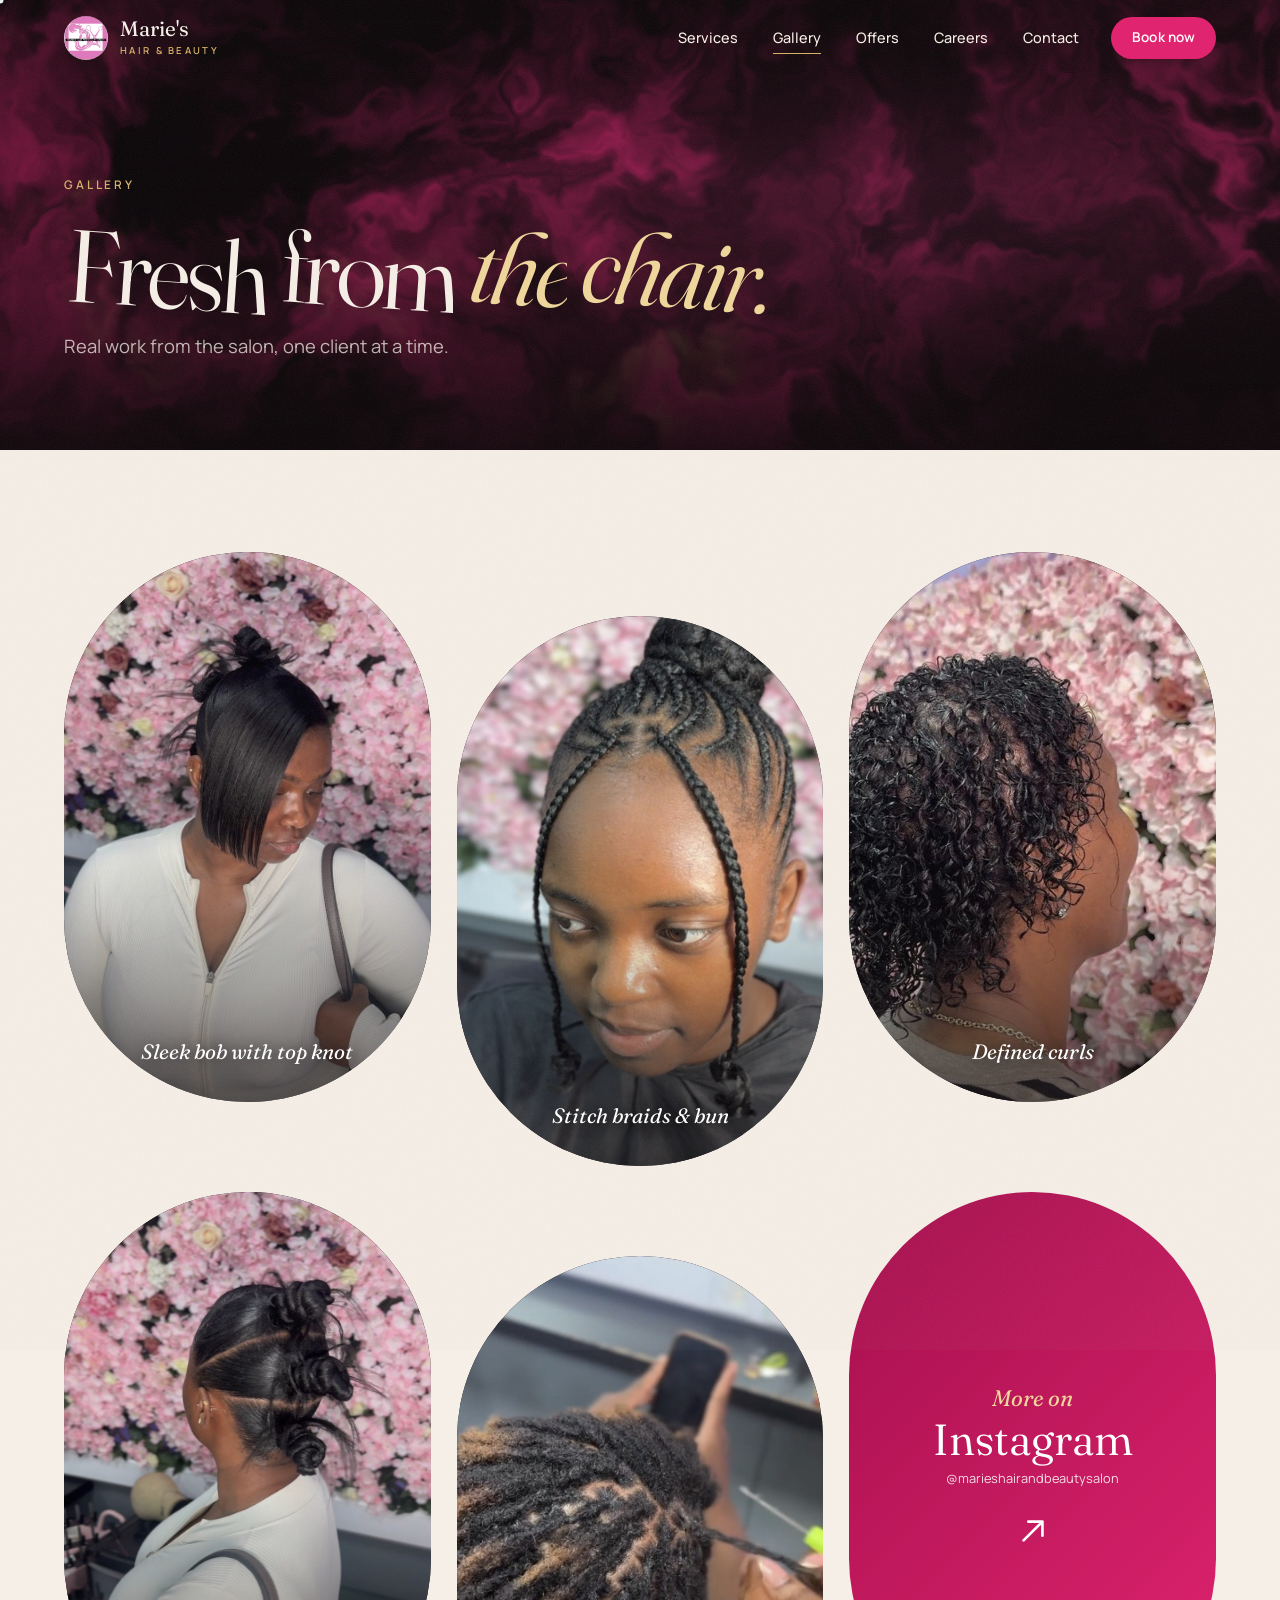
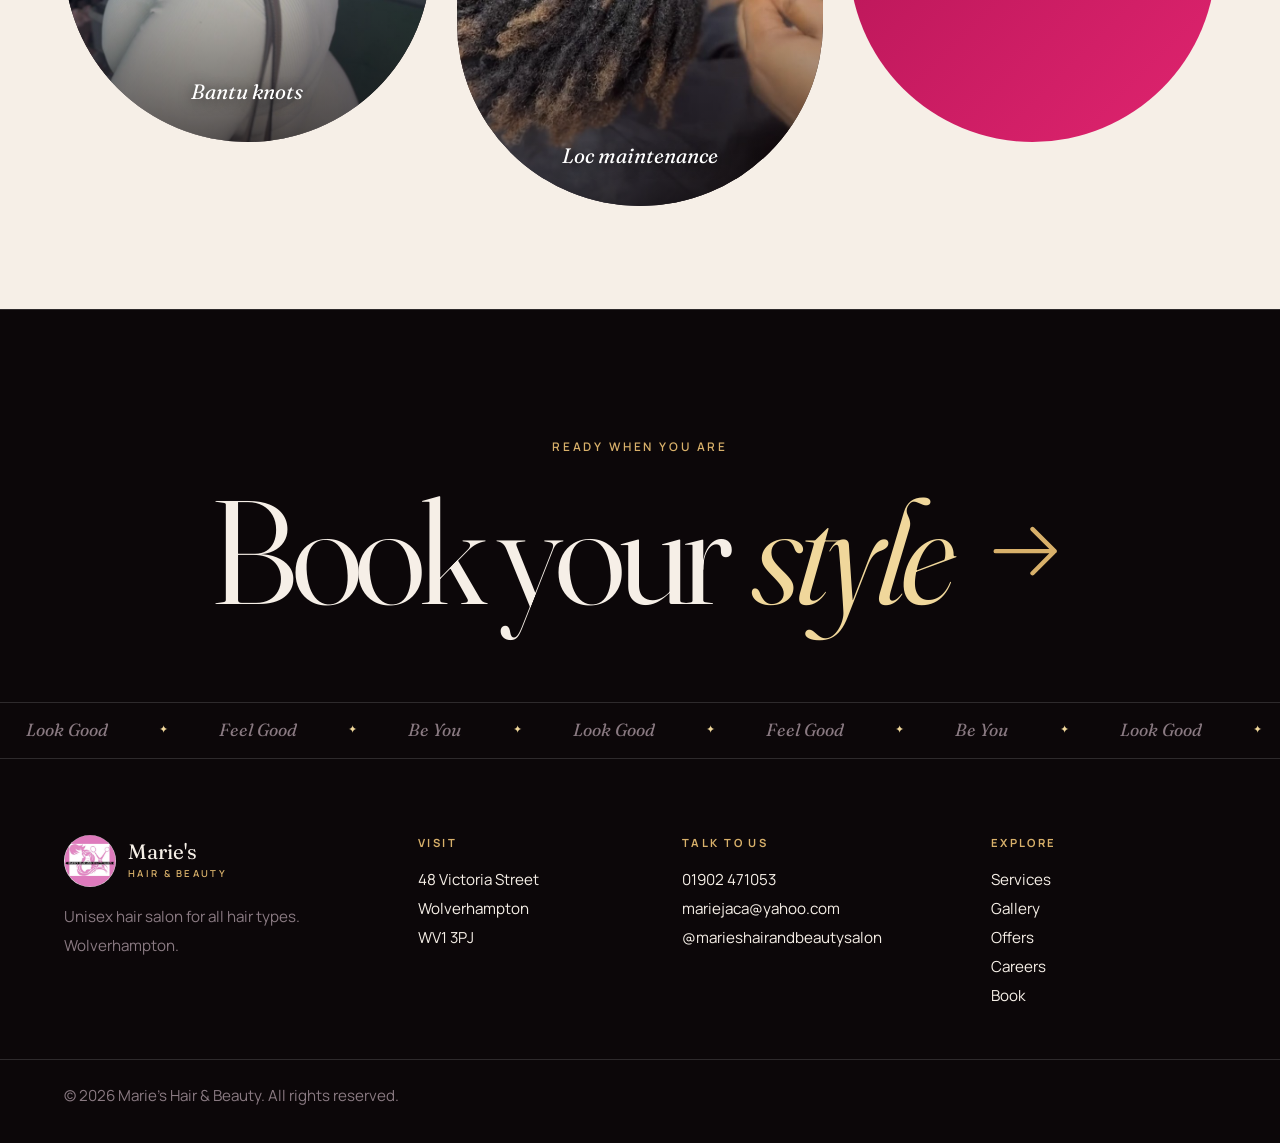
<file: gallery.html>
<!doctype html>
<html lang="en-GB">
<head>
<meta charset="utf-8">
<meta name="viewport" content="width=device-width,initial-scale=1,viewport-fit=cover">
<title>Gallery | Marie's Hair & Beauty</title>
<meta name="description" content="See recent braids, knotless, cornrows and styles from Marie's Hair & Beauty in Wolverhampton.">
<meta name="theme-color" content="#0c0709">
<link rel="canonical" href="https://maries-hair-and-beauty.vercel.app/gallery.html">
<meta property="og:type" content="website">
<meta property="og:site_name" content="Marie's Hair &amp; Beauty">
<meta property="og:locale" content="en_GB">
<meta property="og:url" content="https://maries-hair-and-beauty.vercel.app/gallery.html">
<meta property="og:title" content="Gallery | Marie's Hair & Beauty">
<meta property="og:description" content="See recent braids, knotless, cornrows and styles from Marie's Hair & Beauty in Wolverhampton.">
<meta property="og:image" content="https://maries-hair-and-beauty.vercel.app/img/og-image.jpg">
<meta property="og:image:width" content="1200">
<meta property="og:image:height" content="630">
<meta property="og:image:alt" content="Marie's Hair &amp; Beauty: Look Good. Feel Good. Be You.">
<meta name="twitter:card" content="summary_large_image">
<meta name="twitter:title" content="Gallery | Marie's Hair & Beauty">
<meta name="twitter:description" content="See recent braids, knotless, cornrows and styles from Marie's Hair & Beauty in Wolverhampton.">
<meta name="twitter:image" content="https://maries-hair-and-beauty.vercel.app/img/og-image.jpg">
<meta name="apple-mobile-web-app-title" content="Marie's">
<link rel="icon" href="favicon.ico" sizes="any">
<link rel="icon" type="image/png" sizes="32x32" href="img/favicon-32.png">
<link rel="icon" type="image/png" sizes="192x192" href="img/favicon-192.png">
<link rel="apple-touch-icon" href="img/apple-touch-icon.png">
<link rel="manifest" href="site.webmanifest">
<link rel="preconnect" href="https://fonts.googleapis.com"><link rel="preconnect" href="https://fonts.gstatic.com" crossorigin>
<link href="https://fonts.googleapis.com/css2?family=Fraunces:ital,opsz,wght@0,9..144,300..700;1,9..144,300..700&family=Manrope:wght@300..800&display=swap" rel="stylesheet">
<link rel="stylesheet" href="style.css">
<script type="application/ld+json">{"@context":"https://schema.org","@type":"HairSalon","name":"Marie's Hair & Beauty","telephone":"+441902471053","email":"mariejaca@yahoo.com","url":"https://maries-hair-and-beauty.vercel.app/","logo":"https://maries-hair-and-beauty.vercel.app/img/icon-512.png","image":"https://maries-hair-and-beauty.vercel.app/img/og-image.jpg","sameAs":["https://www.instagram.com/marieshairandbeautysalon/"],"address":{"@type":"PostalAddress","streetAddress":"48 Victoria Street","addressLocality":"Wolverhampton","postalCode":"WV1 3PJ","addressCountry":"GB"}}</script>
</head>
<body class="pg-gallery">
<div class="grain" aria-hidden="true"></div><div class="prog" aria-hidden="true"></div>
<header class="hdr" id="hdr">
  <a class="logo" href="index.html" aria-label="Marie's Hair &amp; Beauty, home"><img src="img/logo.png" alt="" width="44" height="44"><span>Marie's<small>Hair &amp; Beauty</small></span></a>
  <nav class="links" aria-label="Main"><a href="services.html">Services</a><a href="gallery.html" class="on">Gallery</a><a href="offers.html">Offers</a><a href="careers.html">Careers</a><a href="contact.html">Contact</a></nav>
  <a class="btn sm" href="book.html" data-mag>Book now</a>
  <button class="burger" id="burger" aria-label="Menu" aria-expanded="false"><i></i><i></i></button>
</header>
<div class="mnav" id="mnav" aria-hidden="true"><a href="index.html" style="--i:0">Home</a><a href="services.html" style="--i:1">Services</a><a href="gallery.html" style="--i:2">Gallery</a><a href="offers.html" style="--i:3">Offers</a><a href="careers.html" style="--i:4">Careers</a><a href="contact.html" style="--i:5">Contact</a><a class="mbook" href="book.html" style="--i:7">Book now <svg class="ar" viewBox="0 0 24 24" width="22" height="22" fill="none" stroke="currentColor" stroke-width="1.6" stroke-linecap="round" stroke-linejoin="round" aria-hidden="true"><path d="M4 12h16M14 6l6 6-6 6"/></svg></a>
<p style="--i:8"><a href="tel:01902471053">01902 471053</a><br>48 Victoria Street, Wolverhampton WV1 3PJ</p></div>
<section class="phero dark">
  <canvas class="fx" aria-hidden="true"></canvas><div class="veil"></div>
  <div class="wrap"><p class="eyebrow" data-r>Gallery</p><h1 data-split>Fresh from <em>the chair.</em></h1><p class="sub" data-r>Real work from the salon, one client at a time.</p></div>
</section>
<main id="main">

<section class="light pad"><div class="wrap">
  <div class="masonry"><button class="gt" data-k="bob" aria-label="View: Sleek bob with top knot" data-r data-d="0"><img class="" src="img/work-bob.jpg" alt="Sleek side-parted bob with a small top knot against the flower wall" loading=lazy decoding="async"><span>Sleek bob with top knot</span></button><button class="gt" data-k="braids" aria-label="View: Stitch braids & bun" data-r data-d="1"><img class="" src="img/work-braids.jpg" alt="Neat stitch braids finished in a high bun" loading=lazy decoding="async"><span>Stitch braids & bun</span></button><button class="gt" data-k="curls" aria-label="View: Defined curls" data-r data-d="2"><img class="" src="img/work-curls.jpg" alt="Soft defined curls against the flower wall" loading=lazy decoding="async"><span>Defined curls</span></button><button class="gt" data-k="bantu" aria-label="View: Bantu knots" data-r data-d="3"><img class="" src="img/work-bantu.jpg" alt="Slicked-back style with three bantu knots" loading=lazy decoding="async"><span>Bantu knots</span></button><button class="gt" data-k="locs" aria-label="View: Loc maintenance" data-r data-d="4"><img class="" src="img/work-locs.jpg" alt="Loc retwist with honey-brown tips" loading=lazy decoding="async"><span>Loc maintenance</span></button><a class="gt ig" href="https://www.instagram.com/marieshairandbeautysalon/" target="_blank" rel="noopener" data-r data-d="5"><em>More on</em><b>Instagram</b><small>@marieshairandbeautysalon</small><svg class="ar" viewBox="0 0 24 24" width="22" height="22" fill="none" stroke="currentColor" stroke-width="1.6" stroke-linecap="round" stroke-linejoin="round" aria-hidden="true"><path d="M4 12h16M14 6l6 6-6 6"/></svg></a></div>
</div></section>
<div class="lb" id="lb" hidden role="dialog" aria-modal="true" aria-label="Photo viewer"><button class="lx" aria-label="Close">×</button><button class="lp" aria-label="Previous">‹</button><figure><img id="lbi" alt=""><figcaption id="lbc"></figcaption></figure><button class="ln" aria-label="Next">›</button></div>

</main>
<section class="cta dark">
  <div class="wrap">
    <p class="eyebrow" data-r>Ready when you are</p>
    <a class="mega" href="book.html" data-r><span>Book your</span> <em>style</em> <svg class="ar" viewBox="0 0 24 24" width="22" height="22" fill="none" stroke="currentColor" stroke-width="1.6" stroke-linecap="round" stroke-linejoin="round" aria-hidden="true"><path d="M4 12h16M14 6l6 6-6 6"/></svg></a>
  </div>
  <div class="marq sm" aria-hidden="true"><div><span>Look Good</span><span>Feel Good</span><span>Be You</span><span>Look Good</span><span>Feel Good</span><span>Be You</span><span>Look Good</span><span>Feel Good</span><span>Be You</span><span>Look Good</span><span>Feel Good</span><span>Be You</span></div></div>
</section>
<footer class="foot dark">
  <div class="wrap fgrid">
    <div><a class="logo" href="index.html"><img src="img/logo.png" alt="" width="52" height="52"><span>Marie's<small>Hair &amp; Beauty</small></span></a>
      <p class="mut">Unisex hair salon for all hair types.<br>Wolverhampton.</p></div>
    <div><h4>Visit</h4><p><a href="https://www.google.com/maps/search/?api=1&query=48+Victoria+Street+Wolverhampton+WV1+3PJ" target="_blank" rel="noopener">48 Victoria Street<br>Wolverhampton<br>WV1 3PJ</a></p></div>
    <div><h4>Talk to us</h4><p><a href="tel:01902471053">01902 471053</a><br><a href="mailto:mariejaca@yahoo.com">mariejaca@yahoo.com</a><br><a href="https://www.instagram.com/marieshairandbeautysalon/" target="_blank" rel="noopener">@marieshairandbeautysalon</a></p></div>
    <div><h4>Explore</h4><p><a href="services.html">Services</a><br><a href="gallery.html">Gallery</a><br><a href="offers.html">Offers</a><br><a href="careers.html">Careers</a><br><a href="book.html">Book</a></p></div>
  </div>
  <p class="wrap copy">© <span id="yr"></span> Marie's Hair &amp; Beauty. All rights reserved.</p>
</footer>
<script src="site.js"></script>
<script src="gallery.js"></script>
</body>
</html>
</file>
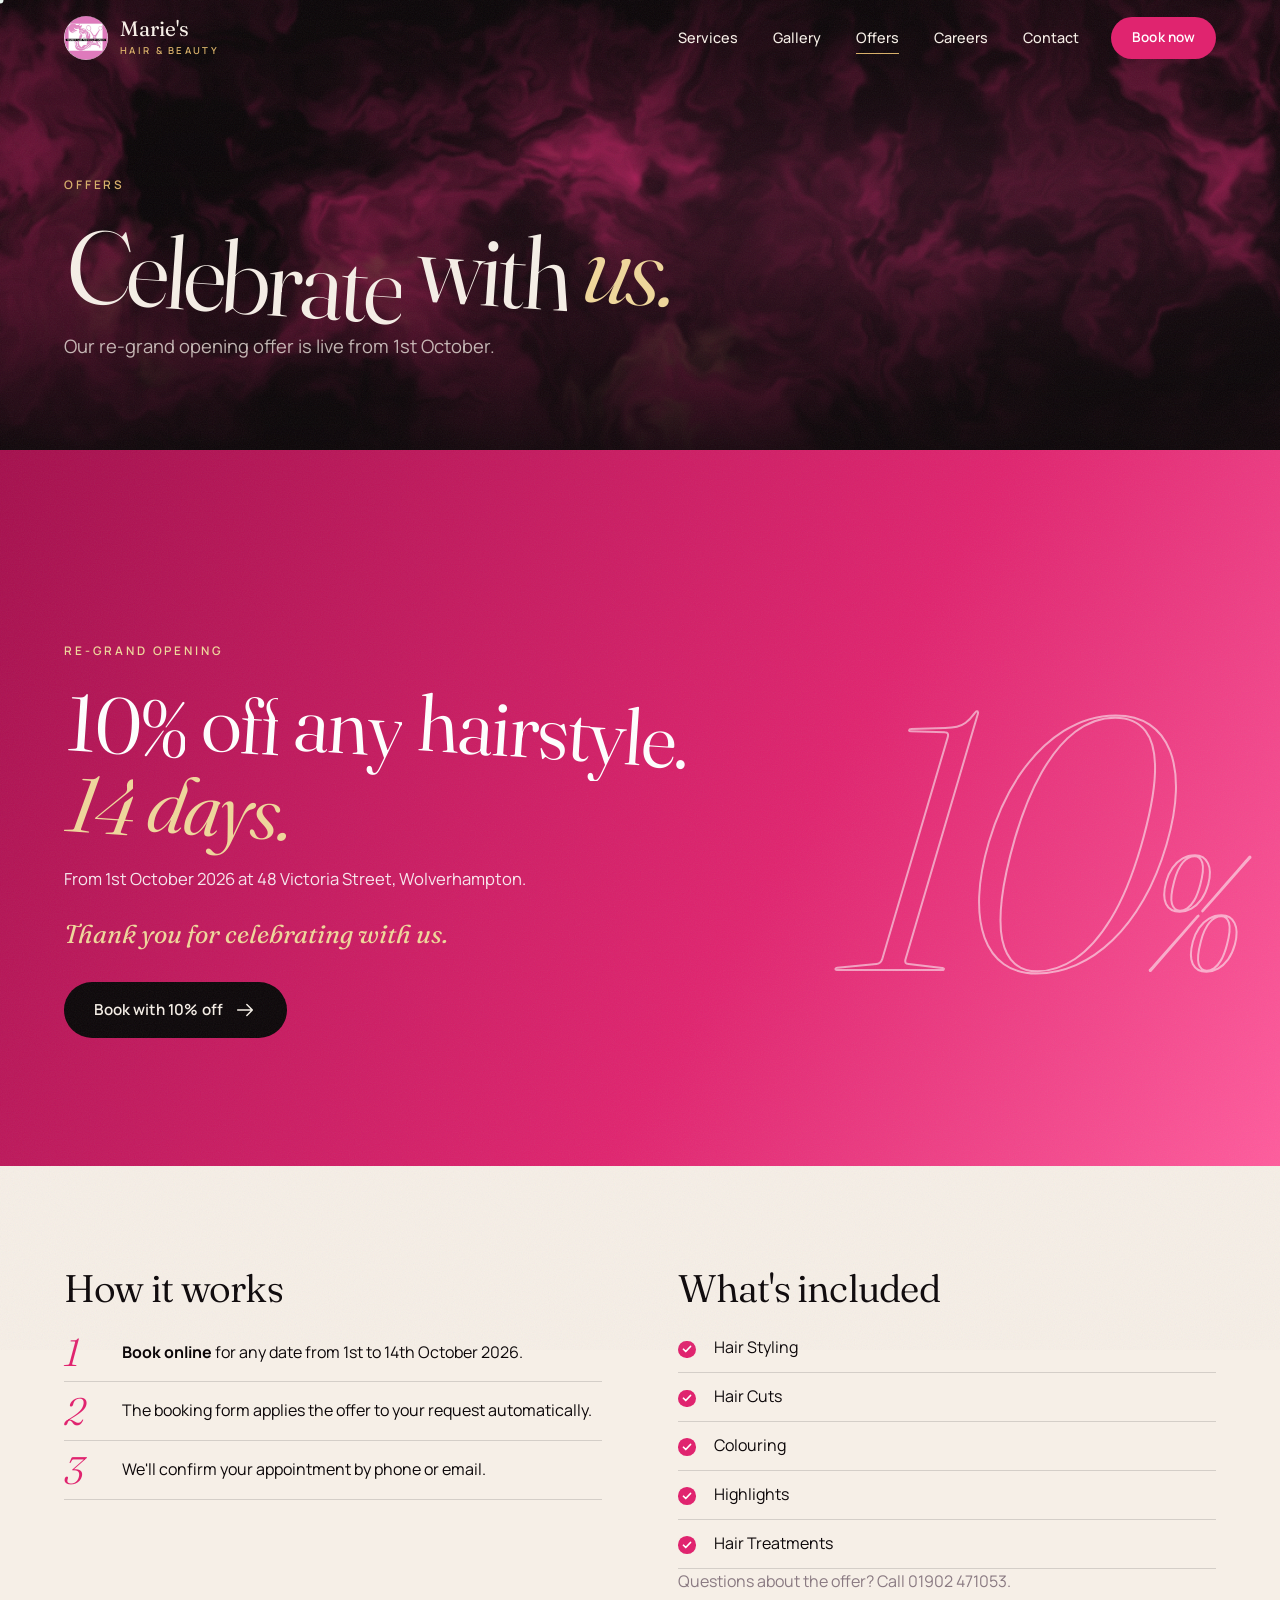
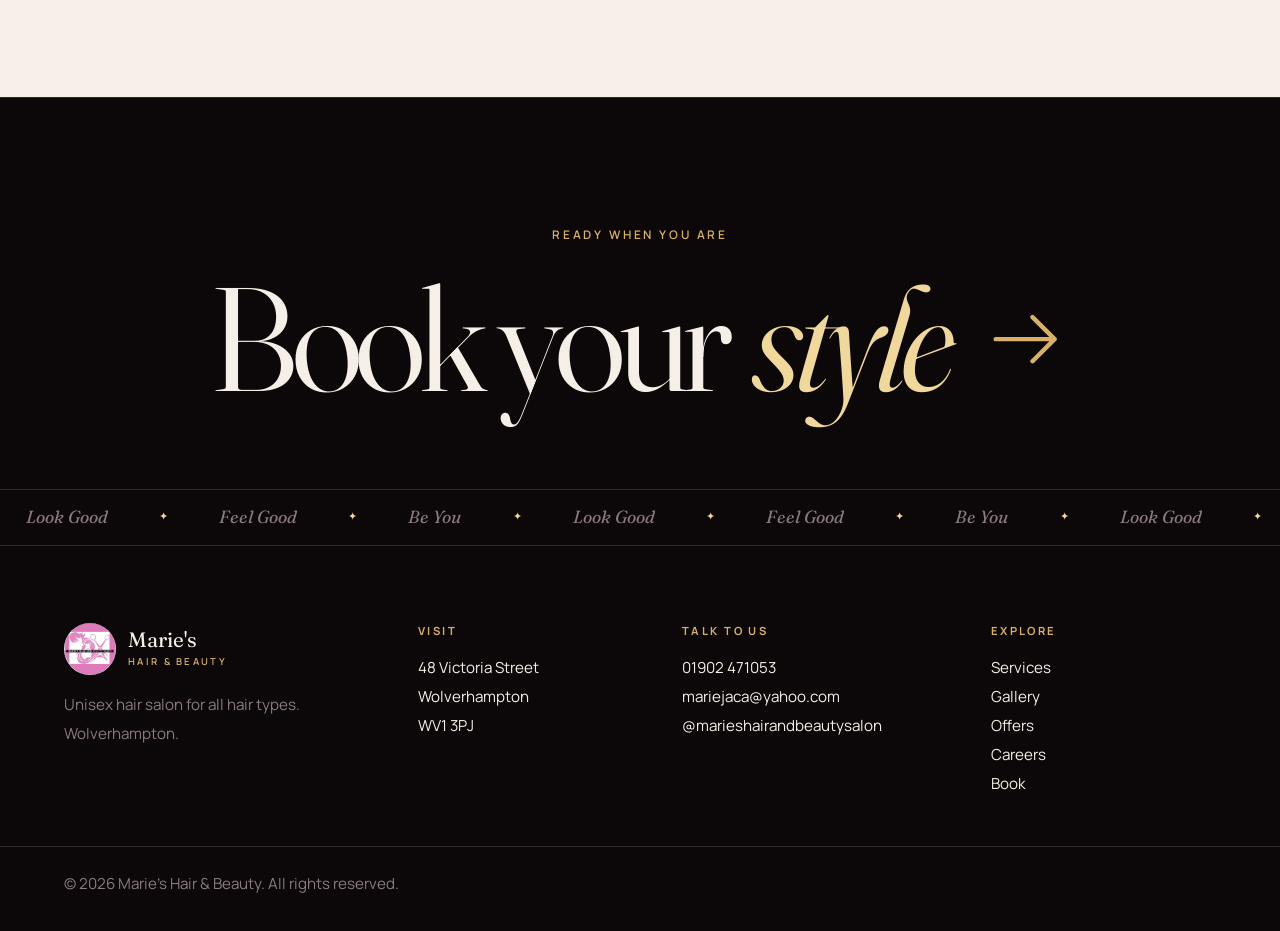
<file: offers.html>
<!doctype html>
<html lang="en-GB">
<head>
<meta charset="utf-8">
<meta name="viewport" content="width=device-width,initial-scale=1,viewport-fit=cover">
<title>Offers | Marie's Hair & Beauty</title>
<meta name="description" content="Re-Grand Opening offer: 10% off any hairstyle for 14 days from 1st October 2026 at Marie's Hair & Beauty, Wolverhampton.">
<meta name="theme-color" content="#0c0709">
<link rel="canonical" href="https://maries-hair-and-beauty.vercel.app/offers.html">
<meta property="og:type" content="website">
<meta property="og:site_name" content="Marie's Hair &amp; Beauty">
<meta property="og:locale" content="en_GB">
<meta property="og:url" content="https://maries-hair-and-beauty.vercel.app/offers.html">
<meta property="og:title" content="Offers | Marie's Hair & Beauty">
<meta property="og:description" content="Re-Grand Opening offer: 10% off any hairstyle for 14 days from 1st October 2026 at Marie's Hair & Beauty, Wolverhampton.">
<meta property="og:image" content="https://maries-hair-and-beauty.vercel.app/img/og-image.jpg">
<meta property="og:image:width" content="1200">
<meta property="og:image:height" content="630">
<meta property="og:image:alt" content="Marie's Hair &amp; Beauty: Look Good. Feel Good. Be You.">
<meta name="twitter:card" content="summary_large_image">
<meta name="twitter:title" content="Offers | Marie's Hair & Beauty">
<meta name="twitter:description" content="Re-Grand Opening offer: 10% off any hairstyle for 14 days from 1st October 2026 at Marie's Hair & Beauty, Wolverhampton.">
<meta name="twitter:image" content="https://maries-hair-and-beauty.vercel.app/img/og-image.jpg">
<meta name="apple-mobile-web-app-title" content="Marie's">
<link rel="icon" href="favicon.ico" sizes="any">
<link rel="icon" type="image/png" sizes="32x32" href="img/favicon-32.png">
<link rel="icon" type="image/png" sizes="192x192" href="img/favicon-192.png">
<link rel="apple-touch-icon" href="img/apple-touch-icon.png">
<link rel="manifest" href="site.webmanifest">
<link rel="preconnect" href="https://fonts.googleapis.com"><link rel="preconnect" href="https://fonts.gstatic.com" crossorigin>
<link href="https://fonts.googleapis.com/css2?family=Fraunces:ital,opsz,wght@0,9..144,300..700;1,9..144,300..700&family=Manrope:wght@300..800&display=swap" rel="stylesheet">
<link rel="stylesheet" href="style.css">
<script type="application/ld+json">{"@context":"https://schema.org","@type":"HairSalon","name":"Marie's Hair & Beauty","telephone":"+441902471053","email":"mariejaca@yahoo.com","url":"https://maries-hair-and-beauty.vercel.app/","logo":"https://maries-hair-and-beauty.vercel.app/img/icon-512.png","image":"https://maries-hair-and-beauty.vercel.app/img/og-image.jpg","sameAs":["https://www.instagram.com/marieshairandbeautysalon/"],"address":{"@type":"PostalAddress","streetAddress":"48 Victoria Street","addressLocality":"Wolverhampton","postalCode":"WV1 3PJ","addressCountry":"GB"}}</script>
</head>
<body class="pg-offers">
<div class="grain" aria-hidden="true"></div><div class="prog" aria-hidden="true"></div>
<header class="hdr" id="hdr">
  <a class="logo" href="index.html" aria-label="Marie's Hair &amp; Beauty, home"><img src="img/logo.png" alt="" width="44" height="44"><span>Marie's<small>Hair &amp; Beauty</small></span></a>
  <nav class="links" aria-label="Main"><a href="services.html">Services</a><a href="gallery.html">Gallery</a><a href="offers.html" class="on">Offers</a><a href="careers.html">Careers</a><a href="contact.html">Contact</a></nav>
  <a class="btn sm" href="book.html" data-mag>Book now</a>
  <button class="burger" id="burger" aria-label="Menu" aria-expanded="false"><i></i><i></i></button>
</header>
<div class="mnav" id="mnav" aria-hidden="true"><a href="index.html" style="--i:0">Home</a><a href="services.html" style="--i:1">Services</a><a href="gallery.html" style="--i:2">Gallery</a><a href="offers.html" style="--i:3">Offers</a><a href="careers.html" style="--i:4">Careers</a><a href="contact.html" style="--i:5">Contact</a><a class="mbook" href="book.html" style="--i:7">Book now <svg class="ar" viewBox="0 0 24 24" width="22" height="22" fill="none" stroke="currentColor" stroke-width="1.6" stroke-linecap="round" stroke-linejoin="round" aria-hidden="true"><path d="M4 12h16M14 6l6 6-6 6"/></svg></a>
<p style="--i:8"><a href="tel:01902471053">01902 471053</a><br>48 Victoria Street, Wolverhampton WV1 3PJ</p></div>
<section class="phero dark">
  <canvas class="fx" aria-hidden="true"></canvas><div class="veil"></div>
  <div class="wrap"><p class="eyebrow" data-r>Offers</p><h1 data-split>Celebrate with <em>us.</em></h1><p class="sub" data-r>Our re-grand opening offer is live from 1st October.</p></div>
</section>
<main id="main">

<section class="offer big" id="offer">
  <div class="wrap ogrid">
    <div>
      <p class="eyebrow" data-r>Re-Grand Opening</p>
      <h2 data-split>10% off any hairstyle. <em>14 days.</em></h2>
      <p class="lead" data-r>From 1st October 2026 at 48 Victoria Street, Wolverhampton.</p>
      <div class="cd" id="cd" aria-live="polite"></div>
      <a class="btn dk" href="book.html?offer=1" data-mag>Book with 10% off <svg class="ar" viewBox="0 0 24 24" width="22" height="22" fill="none" stroke="currentColor" stroke-width="1.6" stroke-linecap="round" stroke-linejoin="round" aria-hidden="true"><path d="M4 12h16M14 6l6 6-6 6"/></svg></a>
    </div>
    <div class="big10" aria-hidden="true">10<small>%</small></div>
  </div>
</section>
<section class="light pad"><div class="wrap two">
  <div data-r><h2 class="h2s">How it works</h2>
    <ol class="nlist"><li><b>Book online</b> for any date from 1st to 14th October 2026.</li><li>The booking form applies the offer to your request automatically.</li><li>We'll confirm your appointment by phone or email.</li></ol></div>
  <div data-r data-d="1"><h2 class="h2s">What's included</h2>
    <ul class="ticks"><li>Hair Styling</li><li>Hair Cuts</li><li>Colouring</li><li>Highlights</li><li>Hair Treatments</li></ul>
    <p class="mut">Questions about the offer? Call <a href="tel:01902471053">01902 471053</a>.</p></div>
</div></section>
</main>
<section class="cta dark">
  <div class="wrap">
    <p class="eyebrow" data-r>Ready when you are</p>
    <a class="mega" href="book.html" data-r><span>Book your</span> <em>style</em> <svg class="ar" viewBox="0 0 24 24" width="22" height="22" fill="none" stroke="currentColor" stroke-width="1.6" stroke-linecap="round" stroke-linejoin="round" aria-hidden="true"><path d="M4 12h16M14 6l6 6-6 6"/></svg></a>
  </div>
  <div class="marq sm" aria-hidden="true"><div><span>Look Good</span><span>Feel Good</span><span>Be You</span><span>Look Good</span><span>Feel Good</span><span>Be You</span><span>Look Good</span><span>Feel Good</span><span>Be You</span><span>Look Good</span><span>Feel Good</span><span>Be You</span></div></div>
</section>
<footer class="foot dark">
  <div class="wrap fgrid">
    <div><a class="logo" href="index.html"><img src="img/logo.png" alt="" width="52" height="52"><span>Marie's<small>Hair &amp; Beauty</small></span></a>
      <p class="mut">Unisex hair salon for all hair types.<br>Wolverhampton.</p></div>
    <div><h4>Visit</h4><p><a href="https://www.google.com/maps/search/?api=1&query=48+Victoria+Street+Wolverhampton+WV1+3PJ" target="_blank" rel="noopener">48 Victoria Street<br>Wolverhampton<br>WV1 3PJ</a></p></div>
    <div><h4>Talk to us</h4><p><a href="tel:01902471053">01902 471053</a><br><a href="mailto:mariejaca@yahoo.com">mariejaca@yahoo.com</a><br><a href="https://www.instagram.com/marieshairandbeautysalon/" target="_blank" rel="noopener">@marieshairandbeautysalon</a></p></div>
    <div><h4>Explore</h4><p><a href="services.html">Services</a><br><a href="gallery.html">Gallery</a><br><a href="offers.html">Offers</a><br><a href="careers.html">Careers</a><br><a href="book.html">Book</a></p></div>
  </div>
  <p class="wrap copy">© <span id="yr"></span> Marie's Hair &amp; Beauty. All rights reserved.</p>
</footer>
<script src="site.js"></script>

</body>
</html>
</file>
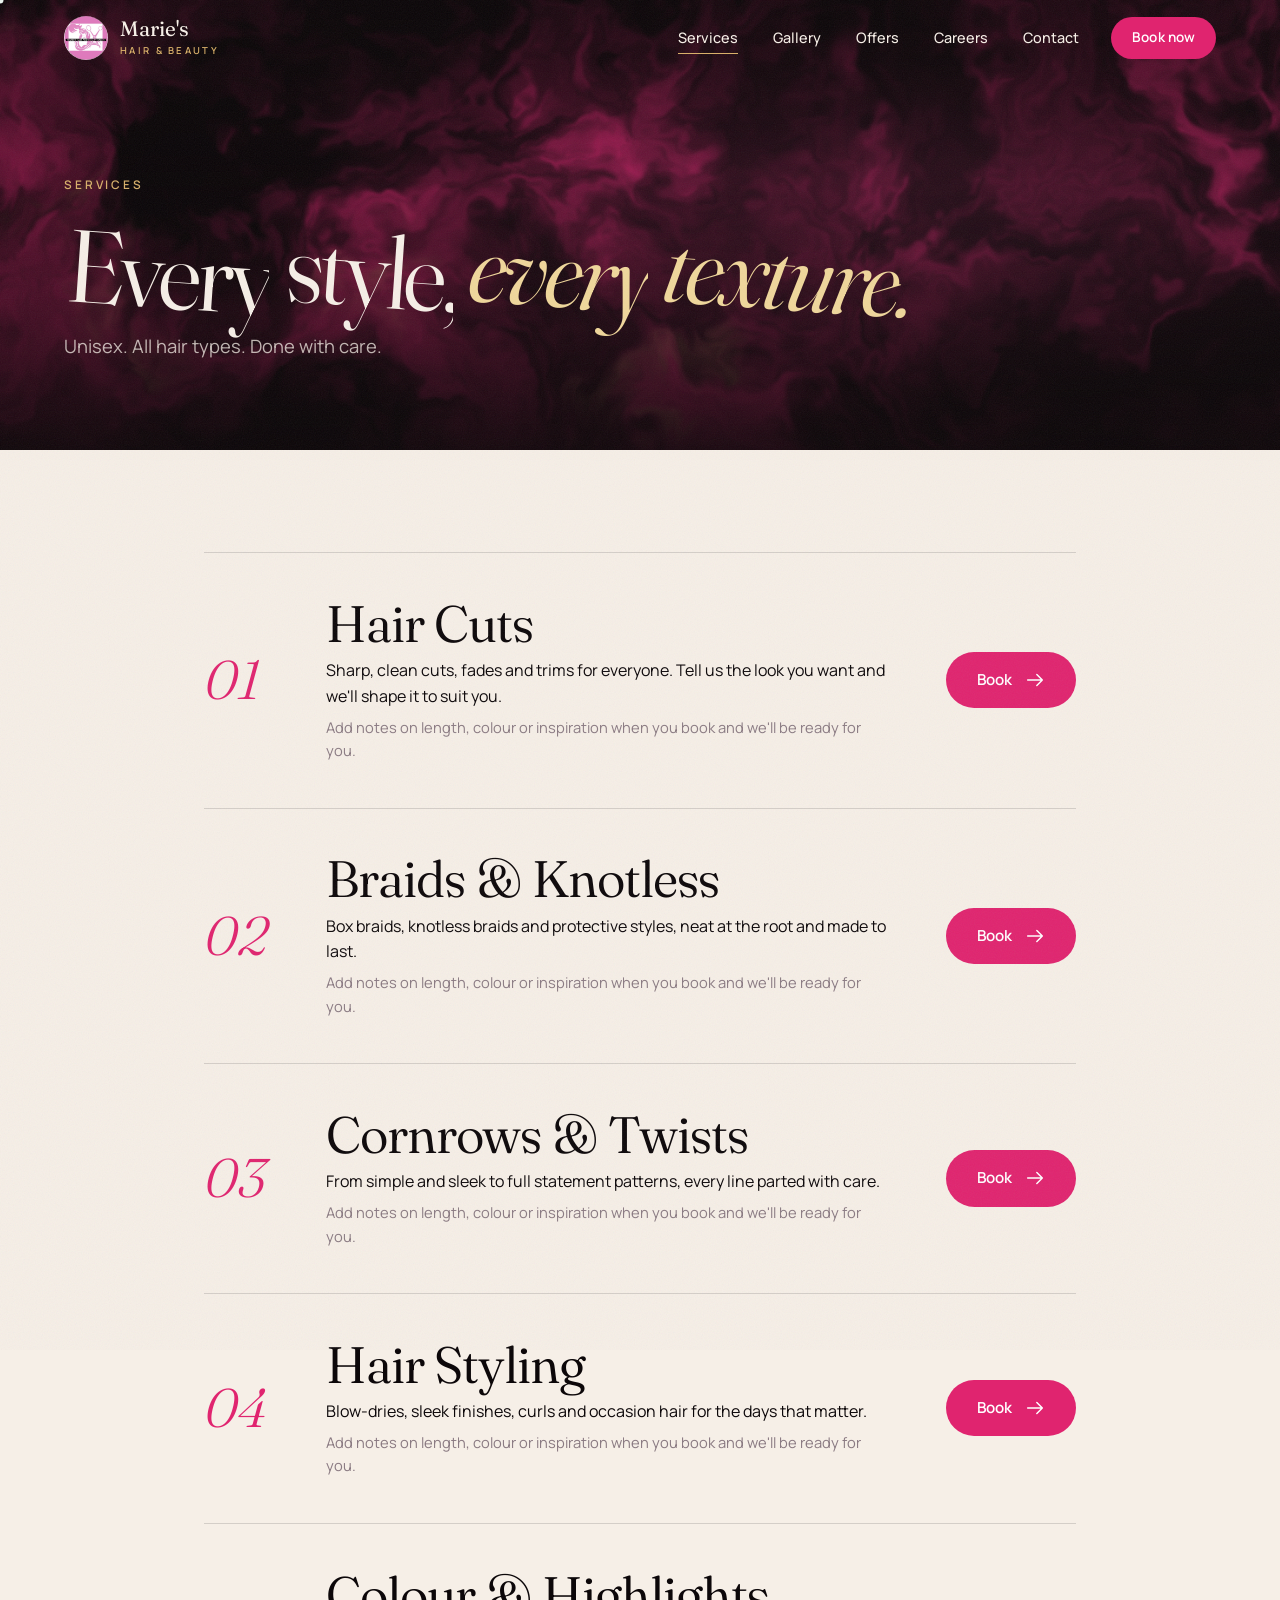
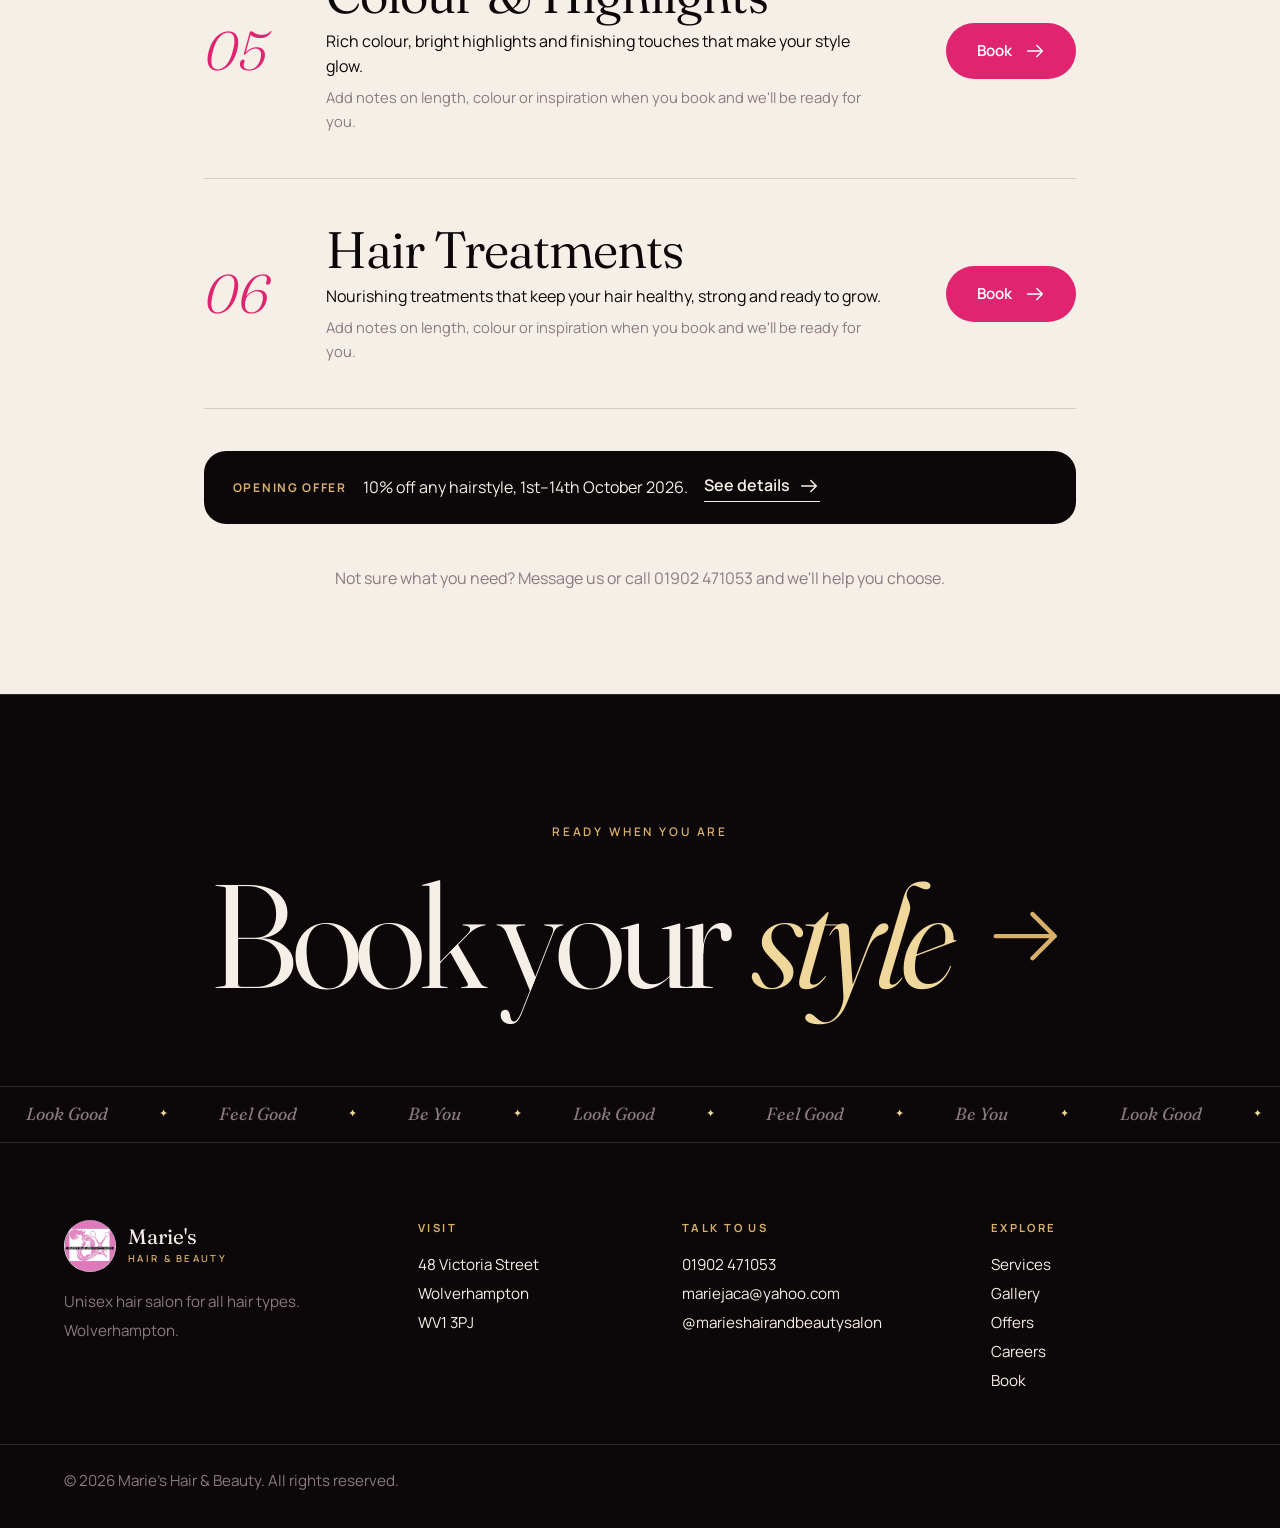
<file: services.html>
<!doctype html>
<html lang="en-GB">
<head>
<meta charset="utf-8">
<meta name="viewport" content="width=device-width,initial-scale=1,viewport-fit=cover">
<title>Services | Marie's Hair & Beauty</title>
<meta name="description" content="Hair cuts, braids, knotless, cornrows, twists, styling, colour, highlights and treatments at Marie's Hair & Beauty, Wolverhampton.">
<meta name="theme-color" content="#0c0709">
<link rel="canonical" href="https://maries-hair-and-beauty.vercel.app/services.html">
<meta property="og:type" content="website">
<meta property="og:site_name" content="Marie's Hair &amp; Beauty">
<meta property="og:locale" content="en_GB">
<meta property="og:url" content="https://maries-hair-and-beauty.vercel.app/services.html">
<meta property="og:title" content="Services | Marie's Hair & Beauty">
<meta property="og:description" content="Hair cuts, braids, knotless, cornrows, twists, styling, colour, highlights and treatments at Marie's Hair & Beauty, Wolverhampton.">
<meta property="og:image" content="https://maries-hair-and-beauty.vercel.app/img/og-image.jpg">
<meta property="og:image:width" content="1200">
<meta property="og:image:height" content="630">
<meta property="og:image:alt" content="Marie's Hair &amp; Beauty: Look Good. Feel Good. Be You.">
<meta name="twitter:card" content="summary_large_image">
<meta name="twitter:title" content="Services | Marie's Hair & Beauty">
<meta name="twitter:description" content="Hair cuts, braids, knotless, cornrows, twists, styling, colour, highlights and treatments at Marie's Hair & Beauty, Wolverhampton.">
<meta name="twitter:image" content="https://maries-hair-and-beauty.vercel.app/img/og-image.jpg">
<meta name="apple-mobile-web-app-title" content="Marie's">
<link rel="icon" href="favicon.ico" sizes="any">
<link rel="icon" type="image/png" sizes="32x32" href="img/favicon-32.png">
<link rel="icon" type="image/png" sizes="192x192" href="img/favicon-192.png">
<link rel="apple-touch-icon" href="img/apple-touch-icon.png">
<link rel="manifest" href="site.webmanifest">
<link rel="preconnect" href="https://fonts.googleapis.com"><link rel="preconnect" href="https://fonts.gstatic.com" crossorigin>
<link href="https://fonts.googleapis.com/css2?family=Fraunces:ital,opsz,wght@0,9..144,300..700;1,9..144,300..700&family=Manrope:wght@300..800&display=swap" rel="stylesheet">
<link rel="stylesheet" href="style.css">
<script type="application/ld+json">{"@context":"https://schema.org","@type":"HairSalon","name":"Marie's Hair & Beauty","telephone":"+441902471053","email":"mariejaca@yahoo.com","url":"https://maries-hair-and-beauty.vercel.app/","logo":"https://maries-hair-and-beauty.vercel.app/img/icon-512.png","image":"https://maries-hair-and-beauty.vercel.app/img/og-image.jpg","sameAs":["https://www.instagram.com/marieshairandbeautysalon/"],"address":{"@type":"PostalAddress","streetAddress":"48 Victoria Street","addressLocality":"Wolverhampton","postalCode":"WV1 3PJ","addressCountry":"GB"}}</script>
</head>
<body class="pg-services">
<div class="grain" aria-hidden="true"></div><div class="prog" aria-hidden="true"></div>
<header class="hdr" id="hdr">
  <a class="logo" href="index.html" aria-label="Marie's Hair &amp; Beauty, home"><img src="img/logo.png" alt="" width="44" height="44"><span>Marie's<small>Hair &amp; Beauty</small></span></a>
  <nav class="links" aria-label="Main"><a href="services.html" class="on">Services</a><a href="gallery.html">Gallery</a><a href="offers.html">Offers</a><a href="careers.html">Careers</a><a href="contact.html">Contact</a></nav>
  <a class="btn sm" href="book.html" data-mag>Book now</a>
  <button class="burger" id="burger" aria-label="Menu" aria-expanded="false"><i></i><i></i></button>
</header>
<div class="mnav" id="mnav" aria-hidden="true"><a href="index.html" style="--i:0">Home</a><a href="services.html" style="--i:1">Services</a><a href="gallery.html" style="--i:2">Gallery</a><a href="offers.html" style="--i:3">Offers</a><a href="careers.html" style="--i:4">Careers</a><a href="contact.html" style="--i:5">Contact</a><a class="mbook" href="book.html" style="--i:7">Book now <svg class="ar" viewBox="0 0 24 24" width="22" height="22" fill="none" stroke="currentColor" stroke-width="1.6" stroke-linecap="round" stroke-linejoin="round" aria-hidden="true"><path d="M4 12h16M14 6l6 6-6 6"/></svg></a>
<p style="--i:8"><a href="tel:01902471053">01902 471053</a><br>48 Victoria Street, Wolverhampton WV1 3PJ</p></div>
<section class="phero dark">
  <canvas class="fx" aria-hidden="true"></canvas><div class="veil"></div>
  <div class="wrap"><p class="eyebrow" data-r>Services</p><h1 data-split>Every style, <em>every texture.</em></h1><p class="sub" data-r>Unisex. All hair types. Done with care.</p></div>
</section>
<main id="main">

<section class="light pad"><div class="wrap narrow0"><article class="sv" data-r>
  <span class="n">01</span>
  <div><h2>Hair Cuts</h2><p>Sharp, clean cuts, fades and trims for everyone. Tell us the look you want and we'll shape it to suit you.</p><p class="mut">Add notes on length, colour or inspiration when you book and we'll be ready for you.</p></div>
  <a class="btn" href="book.html?service=Hair%20Cut" data-mag>Book <svg class="ar" viewBox="0 0 24 24" width="22" height="22" fill="none" stroke="currentColor" stroke-width="1.6" stroke-linecap="round" stroke-linejoin="round" aria-hidden="true"><path d="M4 12h16M14 6l6 6-6 6"/></svg></a></article><article class="sv" data-r>
  <span class="n">02</span>
  <div><h2>Braids & Knotless</h2><p>Box braids, knotless braids and protective styles, neat at the root and made to last.</p><p class="mut">Add notes on length, colour or inspiration when you book and we'll be ready for you.</p></div>
  <a class="btn" href="book.html?service=Braids%20%2F%20Knotless" data-mag>Book <svg class="ar" viewBox="0 0 24 24" width="22" height="22" fill="none" stroke="currentColor" stroke-width="1.6" stroke-linecap="round" stroke-linejoin="round" aria-hidden="true"><path d="M4 12h16M14 6l6 6-6 6"/></svg></a></article><article class="sv" data-r>
  <span class="n">03</span>
  <div><h2>Cornrows & Twists</h2><p>From simple and sleek to full statement patterns, every line parted with care.</p><p class="mut">Add notes on length, colour or inspiration when you book and we'll be ready for you.</p></div>
  <a class="btn" href="book.html?service=Cornrows%20%2F%20Twists" data-mag>Book <svg class="ar" viewBox="0 0 24 24" width="22" height="22" fill="none" stroke="currentColor" stroke-width="1.6" stroke-linecap="round" stroke-linejoin="round" aria-hidden="true"><path d="M4 12h16M14 6l6 6-6 6"/></svg></a></article><article class="sv" data-r>
  <span class="n">04</span>
  <div><h2>Hair Styling</h2><p>Blow-dries, sleek finishes, curls and occasion hair for the days that matter.</p><p class="mut">Add notes on length, colour or inspiration when you book and we'll be ready for you.</p></div>
  <a class="btn" href="book.html?service=Hair%20Styling" data-mag>Book <svg class="ar" viewBox="0 0 24 24" width="22" height="22" fill="none" stroke="currentColor" stroke-width="1.6" stroke-linecap="round" stroke-linejoin="round" aria-hidden="true"><path d="M4 12h16M14 6l6 6-6 6"/></svg></a></article><article class="sv" data-r>
  <span class="n">05</span>
  <div><h2>Colour & Highlights</h2><p>Rich colour, bright highlights and finishing touches that make your style glow.</p><p class="mut">Add notes on length, colour or inspiration when you book and we'll be ready for you.</p></div>
  <a class="btn" href="book.html?service=Colouring%20%2F%20Highlights" data-mag>Book <svg class="ar" viewBox="0 0 24 24" width="22" height="22" fill="none" stroke="currentColor" stroke-width="1.6" stroke-linecap="round" stroke-linejoin="round" aria-hidden="true"><path d="M4 12h16M14 6l6 6-6 6"/></svg></a></article><article class="sv" data-r>
  <span class="n">06</span>
  <div><h2>Hair Treatments</h2><p>Nourishing treatments that keep your hair healthy, strong and ready to grow.</p><p class="mut">Add notes on length, colour or inspiration when you book and we'll be ready for you.</p></div>
  <a class="btn" href="book.html?service=Hair%20Treatment" data-mag>Book <svg class="ar" viewBox="0 0 24 24" width="22" height="22" fill="none" stroke="currentColor" stroke-width="1.6" stroke-linecap="round" stroke-linejoin="round" aria-hidden="true"><path d="M4 12h16M14 6l6 6-6 6"/></svg></a></article>
  <div class="note" data-r><b>Opening offer</b> 10% off any hairstyle, 1st–14th October 2026. <a class="tlink" href="offers.html">See details <svg class="ar" viewBox="0 0 24 24" width="22" height="22" fill="none" stroke="currentColor" stroke-width="1.6" stroke-linecap="round" stroke-linejoin="round" aria-hidden="true"><path d="M4 12h16M14 6l6 6-6 6"/></svg></a></div>
  <p class="center mut" data-r>Not sure what you need? <a href="contact.html">Message us</a> or call <a href="tel:01902471053">01902 471053</a> and we'll help you choose.</p>
</div></section>
</main>
<section class="cta dark">
  <div class="wrap">
    <p class="eyebrow" data-r>Ready when you are</p>
    <a class="mega" href="book.html" data-r><span>Book your</span> <em>style</em> <svg class="ar" viewBox="0 0 24 24" width="22" height="22" fill="none" stroke="currentColor" stroke-width="1.6" stroke-linecap="round" stroke-linejoin="round" aria-hidden="true"><path d="M4 12h16M14 6l6 6-6 6"/></svg></a>
  </div>
  <div class="marq sm" aria-hidden="true"><div><span>Look Good</span><span>Feel Good</span><span>Be You</span><span>Look Good</span><span>Feel Good</span><span>Be You</span><span>Look Good</span><span>Feel Good</span><span>Be You</span><span>Look Good</span><span>Feel Good</span><span>Be You</span></div></div>
</section>
<footer class="foot dark">
  <div class="wrap fgrid">
    <div><a class="logo" href="index.html"><img src="img/logo.png" alt="" width="52" height="52"><span>Marie's<small>Hair &amp; Beauty</small></span></a>
      <p class="mut">Unisex hair salon for all hair types.<br>Wolverhampton.</p></div>
    <div><h4>Visit</h4><p><a href="https://www.google.com/maps/search/?api=1&query=48+Victoria+Street+Wolverhampton+WV1+3PJ" target="_blank" rel="noopener">48 Victoria Street<br>Wolverhampton<br>WV1 3PJ</a></p></div>
    <div><h4>Talk to us</h4><p><a href="tel:01902471053">01902 471053</a><br><a href="mailto:mariejaca@yahoo.com">mariejaca@yahoo.com</a><br><a href="https://www.instagram.com/marieshairandbeautysalon/" target="_blank" rel="noopener">@marieshairandbeautysalon</a></p></div>
    <div><h4>Explore</h4><p><a href="services.html">Services</a><br><a href="gallery.html">Gallery</a><br><a href="offers.html">Offers</a><br><a href="careers.html">Careers</a><br><a href="book.html">Book</a></p></div>
  </div>
  <p class="wrap copy">© <span id="yr"></span> Marie's Hair &amp; Beauty. All rights reserved.</p>
</footer>
<script src="site.js"></script>

</body>
</html>
</file>
<file: style.css>
@view-transition{navigation:auto}
:root{--ink:#0c0709;--ink2:#170d12;--cream:#f6efe7;--paper:#fbf7f2;--pink:#e0246f;--pinkd:#a50f4d;--gold:#d8b06a;--gold2:#f0d79b;--mut:#8a7a82;--line:rgba(255,255,255,.14);--lineD:rgba(12,7,9,.14);
--serif:'Fraunces',Georgia,serif;--sans:'Manrope',system-ui,sans-serif;--ease:cubic-bezier(.2,.8,.2,1);--pad:clamp(20px,5vw,72px)}
*{box-sizing:border-box;margin:0;padding:0}[hidden]{display:none!important}html{scroll-behavior:smooth;-webkit-text-size-adjust:100%}
body{font-family:var(--sans);background:var(--cream);color:var(--ink);line-height:1.6;overflow-x:hidden;-webkit-font-smoothing:antialiased}
body.lock{overflow:hidden}img{max-width:100%;display:block}a{color:inherit;text-decoration:none}button{font:inherit;color:inherit;cursor:pointer;background:none;border:0}
::selection{background:var(--pink);color:#fff}
.wrap{max-width:1320px;margin:auto;padding-inline:var(--pad)}.narrow0{max-width:1000px}.center{text-align:center}.mut{color:var(--mut)}.sm{font-size:.82rem}
.dark{background:var(--ink);color:var(--cream)}.light{background:var(--cream);color:var(--ink)}.pad{padding-block:clamp(56px,8vw,120px)}
h1,h2,h3{font-family:var(--serif);font-weight:400;line-height:1.02;letter-spacing:-.02em}em{font-style:italic;color:var(--pink)}.dark em,.offer em{color:var(--gold2)}
.eyebrow{font-size:.74rem;letter-spacing:.24em;text-transform:uppercase;font-weight:600;color:var(--gold);margin-bottom:1.3rem}.eyebrow.dk{color:var(--pink)}
.lead{font-size:clamp(1.02rem,1.3vw,1.2rem);max-width:540px;color:rgba(246,239,231,.78)}.lead.dk{color:var(--ink);font-family:var(--serif);font-size:clamp(1.3rem,2.2vw,1.8rem);line-height:1.35;max-width:none;margin-bottom:2rem}
.grain{position:fixed;inset:-50%;z-index:90;pointer-events:none;opacity:.07;background-image:url("data:image/svg+xml,%3Csvg xmlns='http://www.w3.org/2000/svg' width='220' height='220'%3E%3Cfilter id='n'%3E%3CfeTurbulence type='fractalNoise' baseFrequency='.85' numOctaves='2' stitchTiles='stitch'/%3E%3C/filter%3E%3Crect width='100%25' height='100%25' filter='url(%23n)'/%3E%3C/svg%3E");animation:gr 1s steps(6) infinite}
@keyframes gr{0%{transform:translate(0)}20%{transform:translate(-3%,2%)}40%{transform:translate(2%,-3%)}60%{transform:translate(-2%,-1%)}80%{transform:translate(3%,3%)}}
.prog{position:fixed;top:0;left:0;height:3px;width:100%;z-index:120;transform-origin:0 50%;transform:scaleX(0);background:linear-gradient(90deg,var(--pink),var(--gold))}
/* cursor */
.cur{position:fixed;left:0;top:0;z-index:130;pointer-events:none;mix-blend-mode:difference}.cur i{position:absolute;border-radius:50%;translate:-50% -50%}.cur .d{width:7px;height:7px;background:#fff}.cur .r{width:38px;height:38px;border:1px solid #fff;transition:width .3s var(--ease),height .3s var(--ease),background .3s}.cur.h .r{width:72px;height:72px;background:#fff}
/* buttons */
.btn{display:inline-flex;align-items:center;justify-content:center;gap:.7rem;background:var(--pink);color:#fff;border-radius:60px;padding:1rem 1.9rem;font-weight:600;font-size:.95rem;letter-spacing:.01em;position:relative;overflow:hidden;transition:background .3s,color .3s,box-shadow .3s,transform .25s var(--ease);isolation:isolate}
.btn:before{content:"";position:absolute;inset:0;background:var(--gold);transform:translateY(101%);transition:transform .45s var(--ease);z-index:-1;border-radius:inherit}.btn:hover:before{transform:none}.btn:hover{color:var(--ink)}
.btn .ar{transition:transform .3s var(--ease)}.btn:hover .ar{transform:translateX(4px)}
.btn.line{background:transparent;box-shadow:inset 0 0 0 1.5px currentColor}.btn.dk{background:var(--ink);color:var(--cream)}.btn.dk:before{background:var(--cream)}.btn.dk:hover{color:var(--ink)}
.btn.sm{padding:.65rem 1.3rem;font-size:.85rem}.btn.block{width:100%}.btn:disabled{opacity:.4;pointer-events:none}
.tlink{display:inline-flex;align-items:center;gap:.5rem;font-weight:600;border-bottom:1.5px solid currentColor;padding-bottom:2px}.tlink:hover{color:var(--pink)}
/* header */
.hdr{position:fixed;inset:0 0 auto 0;z-index:100;display:flex;align-items:center;gap:2rem;padding:1rem var(--pad);color:var(--cream);transition:background .4s,backdrop-filter .4s,padding .4s}
.hdr.solid{background:rgba(12,7,9,.78);backdrop-filter:blur(16px) saturate(1.4);padding-block:.6rem}.hdr.hide{transform:translateY(-100%)}.hdr{transition:transform .5s var(--ease),background .4s,padding .4s}
.logo{display:flex;align-items:center;gap:.75rem;margin-right:auto}.logo img{border-radius:50%}.logo span{font-family:var(--serif);font-size:1.3rem;line-height:1;display:flex;flex-direction:column}.logo small{font:600 .6rem var(--sans);letter-spacing:.24em;text-transform:uppercase;color:var(--gold);margin-top:.25rem}
.links{display:flex;gap:2.2rem}.links a{font-size:.9rem;font-weight:500;position:relative;padding:.3rem 0}.links a:after{content:"";position:absolute;left:0;right:0;bottom:0;height:1.5px;background:var(--gold);transform:scaleX(0);transform-origin:right;transition:transform .4s var(--ease)}.links a:hover:after,.links a.on:after{transform:scaleX(1);transform-origin:left}
.burger{display:none;width:44px;height:44px;position:relative;z-index:120}.burger i{position:absolute;left:10px;right:10px;height:1.5px;background:currentColor;transition:.4s var(--ease)}.burger i:first-child{top:18px}.burger i:last-child{top:26px}
.menu .burger i:first-child{top:22px;rotate:45deg}.menu .burger i:last-child{top:22px;rotate:-45deg}
.mnav{position:fixed;inset:0;z-index:110;background:var(--ink);color:var(--cream);display:flex;flex-direction:column;justify-content:center;gap:.2rem;padding:var(--pad);clip-path:circle(0 at calc(100% - 40px) 40px);transition:clip-path .7s var(--ease);visibility:hidden}
.menu .mnav{clip-path:circle(150% at calc(100% - 40px) 40px);visibility:visible}.mnav>a{font-family:var(--serif);font-size:clamp(2.2rem,9vw,3.6rem);line-height:1.15;opacity:0;translate:0 30px;transition:.6s var(--ease);transition-delay:calc(var(--i)*.06s + .15s)}.menu .mnav>a{opacity:1;translate:0}.mnav .mbook{color:var(--gold2);font-style:italic;display:flex;align-items:center;gap:1rem}.mnav p{margin-top:2rem;color:var(--mut);opacity:0;transition:.6s .7s}.menu .mnav p{opacity:1}
/* canvas + veil */
.fx{position:absolute;inset:0;width:100%;height:100%;display:block;background:radial-gradient(circle at 70% 30%,#5a0f34,var(--ink) 65%)}
.veil{position:absolute;inset:0;background:linear-gradient(180deg,rgba(12,7,9,.55),rgba(12,7,9,.15) 40%,rgba(12,7,9,.9));pointer-events:none}
.hero,.phero{position:relative;overflow:hidden}
.hero{min-height:100svh;display:flex;align-items:center;padding:7rem 0 5rem}
.hgrid{position:relative;display:grid;grid-template-columns:1.15fr .85fr;gap:3rem;align-items:center;width:100%}
.hero h1{font-size:clamp(3.4rem,9.4vw,9.4rem);line-height:.9;letter-spacing:-.04em;font-weight:350;margin-bottom:1.8rem}.hero h1 em{display:block}
.hcta{display:flex;gap:1rem;flex-wrap:wrap;margin-top:2.2rem}
.hpics{position:relative;height:min(68vh,620px)}.arch{position:absolute;overflow:hidden;border-radius:999px;border:1px solid rgba(240,215,155,.5);box-shadow:0 30px 70px rgba(0,0,0,.55);will-change:transform}.arch video,.arch img{width:100%;height:100%;object-fit:cover;display:block;filter:saturate(1.08) contrast(1.04)}
.a1{width:36%;height:50%;left:0;bottom:4%}.a2{width:44%;height:72%;left:30%;top:0;z-index:2}.a3{width:36%;height:50%;right:0;bottom:12%;z-index:1}
.seal{position:absolute;z-index:4;left:-2%;top:2%;width:clamp(110px,11vw,150px);aspect-ratio:1;border-radius:50%;background:var(--gold);color:var(--ink);display:grid;place-content:center;text-align:center;line-height:1;box-shadow:0 14px 40px rgba(0,0,0,.4)}
.seal svg{position:absolute;inset:-3px;animation:spin 22s linear infinite}.seal text{font:700 13.5px var(--sans);letter-spacing:.17em;fill:var(--ink)}.seal b{font:600 clamp(1.6rem,3vw,2.3rem) var(--serif)}.seal b small{font-size:.5em}.seal span{font:700 .6rem var(--sans);letter-spacing:.2em;text-transform:uppercase}@keyframes spin{to{rotate:360deg}}
.scroll{position:absolute;bottom:1.6rem;left:50%;translate:-50% 0;font-size:.66rem;letter-spacing:.3em;text-transform:uppercase;display:flex;flex-direction:column;align-items:center;gap:.6rem;color:var(--gold)}.scroll i{width:1px;height:46px;background:linear-gradient(var(--gold),transparent);animation:sc 2s var(--ease) infinite;transform-origin:top}@keyframes sc{0%{transform:scaleY(0)}50%{transform:scaleY(1)}100%{transform:scaleY(1);opacity:0}}
.phero{padding:11rem 0 5.5rem}.phero .wrap{position:relative}.phero h1{font-size:clamp(3rem,8vw,7.4rem);letter-spacing:-.035em;line-height:.95;margin-bottom:1.2rem;font-weight:350}.phero .sub{color:rgba(246,239,231,.75);font-size:1.15rem;max-width:520px}
/* reveal + split */
[data-r]{opacity:0;translate:0 34px;transition:opacity .9s var(--ease),translate .9s var(--ease);transition-delay:calc(var(--d,0)*.09s)}[data-r].in{opacity:1;translate:0}
.sw{display:inline-block;overflow:hidden;vertical-align:top;padding-bottom:.24em;margin-bottom:-.24em}.sw>span{display:inline-block;translate:0 110%;rotate:4deg;transition:translate 1s var(--ease),rotate 1s var(--ease);transition-delay:calc(var(--w)*.06s + .05s);transform-origin:0 100%}.in .sw>span,.sw.in>span{translate:0;rotate:0}
.no-js [data-r]{opacity:1;translate:0}
/* marquee */
.marq{overflow:hidden;background:var(--pink);color:#fff;padding:1.2rem 0;white-space:nowrap}.marq>div{display:inline-flex;animation:mq 34s linear infinite}.marq span{font:italic 400 clamp(1.4rem,3vw,2.3rem) var(--serif);padding:0 1.6rem;display:inline-flex;align-items:center;gap:3.2rem}.marq span:after{content:"✦";font-style:normal;font-size:.6em;color:var(--gold2)}.marq.sm{background:transparent;color:var(--mut);padding:1rem 0}.marq.sm span{font-size:1.1rem}@keyframes mq{to{transform:translateX(-50%)}}
.marq:hover>div{animation-play-state:paused}
/* intro */
.intro{padding-block:clamp(80px,12vw,180px)}.statement{font-family:var(--serif);font-weight:350;font-size:clamp(1.9rem,4.4vw,4.2rem);line-height:1.12;letter-spacing:-.025em;max-width:1100px}.statement .w{opacity:.16;transition:opacity .25s}.statement .w.on{opacity:1}
/* services list */
.services{padding-block:clamp(60px,9vw,130px)}.shead{margin-bottom:clamp(2rem,5vw,4rem)}.shead h2,.work h2,.steps h2{font-size:clamp(2.4rem,6vw,5.6rem);font-weight:350}
.slist{list-style:none;border-top:1px solid var(--lineD)}.slist a{position:relative;display:grid;grid-template-columns:70px minmax(220px,1.1fr) 1.4fr 140px;align-items:center;gap:1.5rem;padding:clamp(1.4rem,2.6vw,2.4rem) 0;border-bottom:1px solid var(--lineD);transition:padding .5s var(--ease),color .4s;isolation:isolate}
.slist a:before{content:"";position:absolute;inset:0 calc(var(--pad)*-1);background:var(--ink);transform:scaleY(0);transform-origin:bottom;transition:transform .55s var(--ease);z-index:-1}
.slist a:hover{color:var(--cream);padding-inline:1.5rem}.slist a:hover:before{transform:scaleY(1);transform-origin:top}
.slist .n{font:600 .85rem var(--sans);color:var(--pink);letter-spacing:.1em}.slist h3{font-size:clamp(1.7rem,3.4vw,3rem);font-weight:350}.slist p{color:var(--mut);font-size:.98rem;max-width:460px}.slist a:hover p{color:rgba(246,239,231,.7)}.slist .go{justify-self:end;display:flex;gap:.5rem;align-items:center;font-weight:600;font-size:.9rem}.slist a:hover .go{color:var(--gold2)}
.more{margin-top:2.4rem}
/* work rail */
.work{padding-block:clamp(60px,9vw,130px) clamp(70px,10vw,140px);overflow:hidden}
.rail{display:flex;gap:1.6rem;overflow-x:auto;padding:1rem var(--pad) 2rem;scrollbar-width:none;cursor:grab;scroll-snap-type:x proximity;scroll-padding-inline:var(--pad);align-items:flex-end}.rail::-webkit-scrollbar{display:none}.rail.drag{cursor:grabbing;scroll-snap-type:none}
.rail figure{flex:0 0 clamp(240px,26vw,360px);scroll-snap-align:start;position:relative;transform-style:preserve-3d;transition:transform .3s var(--ease)}.rail figure img{width:100%;aspect-ratio:2/3;object-fit:cover;display:block;background:#1d1117;border-radius:999px;border:1px solid rgba(240,215,155,.4);user-select:none;-webkit-user-drag:none}.rail figure:nth-child(even) img{aspect-ratio:3/4.4}.rail figcaption{text-align:center}
.rail figcaption{font:italic 1.2rem var(--serif);margin-top:.9rem;color:var(--gold2)}
.railend{flex:0 0 clamp(200px,20vw,280px);align-self:center;aspect-ratio:1;border-radius:50%;background:var(--pink);display:grid;place-content:center;justify-items:center;gap:.6rem;font:italic 1.6rem var(--serif);text-align:center;transition:.4s var(--ease)}.railend:hover{background:var(--gold);color:var(--ink);scale:1.04}
/* offer */
.offer{position:relative;background:linear-gradient(120deg,var(--pinkd),var(--pink) 60%,#ff5c9d);color:#fff;padding-block:clamp(70px,10vw,150px);overflow:hidden}.offer.big{padding-top:12rem}
.ogrid{display:grid;grid-template-columns:1.2fr .8fr;gap:3rem;align-items:center;position:relative}.offer h2{font-size:clamp(2.6rem,6.2vw,6rem);font-weight:350;margin-bottom:1.4rem}.offer .lead{color:rgba(255,255,255,.9);margin-bottom:1.6rem}.offer .eyebrow{color:var(--gold2)}
.big10{font:italic 300 clamp(11rem,28vw,26rem) var(--serif);line-height:.8;color:transparent;-webkit-text-stroke:2px rgba(255,255,255,.55);justify-self:end;letter-spacing:-.06em}.big10 small{font-size:.45em;-webkit-text-stroke:2px rgba(255,255,255,.55)}
.cd{display:flex;gap:.8rem;flex-wrap:wrap;margin:1.6rem 0 2rem;align-items:center}.cd div{background:rgba(12,7,9,.28);backdrop-filter:blur(6px);border-radius:18px;padding:.8rem 1.1rem;min-width:88px;text-align:center}.cd b{display:block;font:400 2.4rem var(--serif);line-height:1}.cd small{font-size:.6rem;letter-spacing:.2em;text-transform:uppercase;opacity:.8}.cd p{font:italic 1.6rem var(--serif);color:var(--gold2)}
/* steps */
.steps{padding-block:clamp(60px,9vw,130px)}.sgrid{list-style:none;display:grid;grid-template-columns:repeat(4,1fr);gap:0;border-top:1px solid var(--lineD)}.sgrid li{padding:2rem 1.6rem 1rem 0;border-right:1px solid var(--lineD);padding-left:1.6rem}.sgrid li:first-child{padding-left:0}.sgrid li:last-child{border-right:0}.sgrid b{font:italic 300 4.4rem var(--serif);color:var(--pink);line-height:1;display:block}.sgrid h3{font-size:1.8rem;margin:.8rem 0 .4rem}.sgrid p{color:var(--mut)}
/* visit */
.visit{padding-block:clamp(70px,10vw,150px)}.vgrid{display:grid;grid-template-columns:1.2fr .8fr;gap:3rem;align-items:center}.visit h2{font-size:clamp(2.4rem,5.4vw,5rem);font-weight:350;margin-bottom:1.4rem}.visit .lead a{color:var(--gold2);border-bottom:1px solid}
.hire{display:block;background:var(--ink2);border:1px solid var(--line);border-radius:28px;padding:2.4rem;transition:border-color .4s,background .4s}.hire:hover{border-color:var(--gold);background:#1d1117}.hire h3{font-size:2.3rem;margin:1rem 0}.hire p{color:rgba(246,239,231,.7);margin-bottom:1.6rem}.pillt{display:inline-block;font:700 .68rem var(--sans);letter-spacing:.2em;text-transform:uppercase;border:1px solid var(--gold);color:var(--gold);padding:.35rem .9rem;border-radius:50px}.hire .go{display:inline-flex;gap:.6rem;color:var(--gold2);font-weight:600}
/* CTA + footer */
.cta{padding:clamp(70px,10vw,150px) 0 0;border-top:1px solid var(--line);text-align:center;overflow:hidden}.mega{display:inline-flex;align-items:center;gap:clamp(.6rem,2vw,1.6rem);font:350 clamp(3.4rem,11.5vw,11rem)/1 var(--serif);letter-spacing:-.045em;transition:.5s var(--ease)}.mega .ar{width:.6em;height:.6em;stroke-width:1.2;color:var(--gold)}.mega:hover{color:var(--gold2)}.mega:hover .ar{transform:translateX(.25em) rotate(-45deg)}.mega em{padding-right:.05em}.cta .marq{margin-top:clamp(40px,6vw,90px);border-top:1px solid var(--line)}
.foot{padding:clamp(40px,6vw,80px) 0 2rem;border-top:1px solid var(--line)}.fgrid{display:grid;grid-template-columns:1.4fr 1fr 1.2fr 1fr;gap:2.4rem}.foot h4{font:700 .7rem var(--sans);letter-spacing:.22em;text-transform:uppercase;color:var(--gold);margin-bottom:1rem}.foot p{font-size:.95rem;line-height:1.9}.foot p a:hover{color:var(--gold2)}.foot .logo{margin-bottom:1rem}.copy{margin-top:3rem;color:var(--mut);font-size:.8rem;border-top:1px solid var(--line);padding-top:1.4rem}
/* inner pages */
.sv{display:grid;grid-template-columns:90px 1fr auto;gap:2rem;align-items:center;padding:clamp(1.8rem,3.5vw,3rem) 0;border-bottom:1px solid var(--lineD)}.sv:first-child{border-top:1px solid var(--lineD)}.sv .n{font:italic 300 3.4rem var(--serif);color:var(--pink);line-height:1}.sv h2{font-size:clamp(2rem,4vw,3.4rem);font-weight:350;margin-bottom:.5rem}.sv p{max-width:560px}.sv p.mut{margin-top:.4rem;font-size:.92rem}
.note{margin:2.6rem 0;background:var(--ink);color:var(--cream);border-radius:22px;padding:1.4rem 1.8rem;display:flex;gap:1rem;align-items:center;flex-wrap:wrap}.note b{color:var(--gold);letter-spacing:.14em;text-transform:uppercase;font-size:.75rem}
.masonry{display:grid;grid-template-columns:repeat(3,1fr);gap:1.6rem;align-items:start}.masonry .gt:nth-child(3n+2){margin-top:4rem}.gt{display:block;position:relative;width:100%;aspect-ratio:2/3;border-radius:999px;overflow:hidden;background:#1d1117;text-align:left;padding:0}.gt img{position:absolute;inset:0;width:100%;height:100%;object-fit:cover;transition:transform .8s var(--ease)}.gt:hover img{transform:scale(1.06)}.gt span{position:absolute;left:0;right:0;bottom:2.4rem;text-align:center;color:#fff;font:italic 1.3rem var(--serif);text-shadow:0 2px 14px rgba(0,0,0,.7);z-index:2}.gt:after{content:"";position:absolute;inset:0;background:linear-gradient(transparent 55%,rgba(12,7,9,.65));pointer-events:none}
.gt.ig{aspect-ratio:2/3;background:linear-gradient(135deg,var(--pinkd),var(--pink));color:#fff;display:flex;flex-direction:column;justify-content:center;align-items:center;text-align:center;gap:.4rem;padding:2rem;border-radius:999px}.gt.ig:after{display:none}.gt.ig em{font:italic 1.4rem var(--serif);color:var(--gold2)}.gt.ig b{font:350 clamp(2rem,3.4vw,3.2rem) var(--serif);line-height:1}.gt.ig small{font-size:.8rem;opacity:.85;margin-bottom:1rem}.gt.ig .ar{width:40px;height:40px;rotate:-45deg;transition:.4s var(--ease)}.gt.ig:hover .ar{rotate:0}
.igcard{margin-top:3rem;background:var(--ink);color:var(--cream);border-radius:32px;padding:clamp(1.8rem,4vw,3.4rem);display:flex;justify-content:space-between;align-items:center;gap:2rem;flex-wrap:wrap}.igcard h2{font-size:clamp(2rem,4vw,3.4rem);font-weight:350}
.lb{position:fixed;inset:0;z-index:200;background:rgba(12,7,9,.96);display:flex;align-items:center;justify-content:center}.lb[hidden]{display:none}.lb figure{text-align:center}.lb img{max-width:min(88vw,460px);max-height:80vh;border-radius:200px;margin:auto;display:block;object-fit:cover}.lb figcaption{color:var(--gold2);font:italic 1.3rem var(--serif);margin-top:1rem}.lb button{position:absolute;width:54px;height:54px;border-radius:50%;background:rgba(255,255,255,.1);color:#fff;font-size:2rem;line-height:1;transition:.3s}.lb button:hover{background:var(--pink)}.lx{top:20px;right:20px}.lp{left:20px}.ln{right:20px}
.two{display:grid;grid-template-columns:1fr 1fr;gap:clamp(2rem,6vw,6rem);align-items:start}.h2s{font-size:clamp(1.8rem,3vw,2.6rem);font-weight:350;margin:2rem 0 1rem}.two>div>.h2s:first-child{margin-top:0}
.ticks{list-style:none}.ticks li{position:relative;padding:.7rem 0 .7rem 2.2rem;border-bottom:1px solid var(--lineD)}.ticks li:before{content:"";position:absolute;left:0;top:1.05rem;width:1.1rem;height:1.1rem;border-radius:50%;background:var(--pink) url("data:image/svg+xml,%3Csvg xmlns='http://www.w3.org/2000/svg' viewBox='0 0 24 24' fill='none' stroke='white' stroke-width='3.5' stroke-linecap='round' stroke-linejoin='round'%3E%3Cpath d='M5 12.5l4.5 4.5L19 7'/%3E%3C/svg%3E") center/70% no-repeat}
.nlist{counter-reset:n;list-style:none}.nlist li{counter-increment:n;position:relative;padding:1rem 0 1rem 3.6rem;border-bottom:1px solid var(--lineD)}.nlist li:before{content:counter(n);position:absolute;left:0;top:.6rem;font:italic 300 2.4rem var(--serif);color:var(--pink);line-height:1}
.ccards{display:grid;grid-template-columns:repeat(2,1fr);gap:1.2rem;margin-bottom:clamp(2rem,5vw,4rem)}.ccards a{position:relative;background:var(--ink);color:var(--cream);border-radius:26px;padding:1.6rem;display:flex;flex-direction:column;gap:.4rem;min-height:190px;transition:background .4s,transform .4s var(--ease);overflow:hidden;word-break:break-word}.ccards a:hover{background:var(--pink);transform:translateY(-6px)}.ccards span{font:700 .68rem var(--sans);letter-spacing:.22em;text-transform:uppercase;color:var(--gold)}.ccards b{font:400 1.45rem/1.2 var(--serif);margin-top:auto}.ccards .ar{position:absolute;top:1.5rem;right:1.5rem;rotate:-45deg}
.cgrid{align-items:stretch}.map{border-radius:28px;overflow:hidden;min-height:420px;background:#d9cfc6}.map iframe{width:100%;height:100%;min-height:420px;border:0;display:block;filter:grayscale(.25) contrast(1.05)}
.card{background:var(--ink);color:var(--cream);border-radius:28px;padding:clamp(1.6rem,3vw,2.6rem)}.card h2{font-size:2rem;font-weight:350;margin-bottom:1rem}
.form{display:grid;gap:1rem}.form label{display:flex;flex-direction:column;gap:.4rem;font-size:.82rem;font-weight:600;letter-spacing:.03em}.form small{font-weight:400;color:var(--mut)}.row2{display:grid;grid-template-columns:1fr 1fr;gap:1rem}
.form input:not([type=checkbox]),.form textarea,.form select{font:400 1rem var(--sans);padding:.95rem 1.1rem;border:1.5px solid var(--lineD);border-radius:14px;background:rgba(255,255,255,.6);color:var(--ink);width:100%;transition:border-color .3s,box-shadow .3s}
.card .form input,.card input:not([type=checkbox]),.card textarea{background:rgba(255,255,255,.06);border-color:var(--line);color:var(--cream)}
.form input:focus,.form textarea:focus{outline:none;border-color:var(--pink);box-shadow:0 0 0 4px rgba(224,36,111,.18)}.chk{flex-direction:row!important;align-items:center;gap:.6rem!important;font-weight:400!important}.chk input{accent-color:var(--pink);width:18px;height:18px}
.err{color:#ff7a9e;font-size:.88rem;min-height:1.2em}.light .err{color:#c0183f}.card .err.ok{color:#8fe3a8}
/* booking */
.bgrid{display:grid;grid-template-columns:1fr 380px;gap:clamp(2rem,5vw,5rem);align-items:start}.bsteps{display:grid;gap:1.2rem}
.bs{border:1.5px solid var(--lineD);border-radius:28px;background:rgba(255,255,255,.5);transition:border-color .4s,background .4s,opacity .4s}.bs header{display:flex;align-items:center;gap:1rem;padding:1.3rem 1.6rem}.bs header i{width:38px;height:38px;border-radius:50%;background:var(--ink);color:var(--cream);display:grid;place-items:center;font:normal 600 .9rem var(--sans);transition:.4s}.bs h2{font-size:1.7rem;font-weight:350;margin-right:auto}
.bs:not(.open):not(.done) {opacity:.5}.bs.open{background:#fff;border-color:var(--ink);box-shadow:0 30px 70px rgba(12,7,9,.1)}.bs.open header i{background:var(--pink)}.bs.done header i{background:var(--gold);color:var(--ink)}
.edit{display:none;font-size:.82rem;font-weight:600;color:var(--pink);border-bottom:1px solid}.bs.done:not(.open) .edit{display:block}.bbody{display:none;padding:0 1.6rem 1.8rem}.bs.open .bbody{display:block;animation:in .5s var(--ease)}@keyframes in{from{opacity:0;translate:0 14px}}
.opts{display:grid;grid-template-columns:repeat(2,1fr);gap:.8rem}.opt{display:flex;align-items:center;gap:1rem;text-align:left;padding:1.1rem 1.2rem;border-radius:18px;border:1.5px solid var(--lineD);background:var(--cream);transition:.3s var(--ease)}.opt b{font:italic 300 1.6rem var(--serif);color:var(--pink)}.opt span{font-weight:600}.opt:hover{border-color:var(--ink);translate:0 -3px}.opt.sel{background:var(--ink);color:var(--cream);border-color:var(--ink)}.opt.sel b{color:var(--gold)}
.cal{max-width:460px}.calh{display:flex;align-items:center;justify-content:space-between;margin-bottom:1rem}.calh b{font:400 1.5rem var(--serif)}.calh button{width:42px;height:42px;border-radius:50%;border:1.5px solid var(--lineD);font-size:1.3rem;transition:.3s}.calh button:hover:not(:disabled){background:var(--ink);color:#fff}.calh button:disabled{opacity:.3;cursor:not-allowed}
.cdow,.cgrid2{display:grid;grid-template-columns:repeat(7,1fr);gap:4px;text-align:center}.cdow span{font:700 .68rem var(--sans);letter-spacing:.12em;text-transform:uppercase;color:var(--mut);padding:.4rem 0}
.cd2{aspect-ratio:1;border-radius:50%;font-weight:600;font-size:.95rem;position:relative;transition:.25s}.cd2:hover:not(:disabled){background:var(--pl,#f4d4e2)}.cd2:disabled{color:#c9bcc3;cursor:not-allowed}.cd2.off:after,.dot{content:"";position:absolute;bottom:5px;left:50%;translate:-50% 0;width:5px;height:5px;border-radius:50%;background:var(--gold)}.cd2.sel{background:var(--pink);color:#fff}.cd2.sel:after{background:#fff}.dot{position:static;display:inline-block;translate:none;margin-right:.3rem}
.times{display:grid;grid-template-columns:repeat(4,1fr);gap:.6rem;margin-bottom:1rem}.tm{padding:.85rem 0;border-radius:14px;border:1.5px solid var(--lineD);font-weight:600;background:var(--cream);transition:.25s}.tm:hover{border-color:var(--ink)}.tm.sel{background:var(--pink);color:#fff;border-color:var(--pink)}
.bsum{position:sticky;top:96px;background:var(--ink);color:var(--cream);border-radius:30px;padding:2rem}.bsum h3{font-size:1.8rem;margin-bottom:1.2rem}.bsum dl div{display:flex;justify-content:space-between;gap:1rem;padding:.85rem 0;border-bottom:1px solid var(--line)}.bsum dt{color:var(--mut);font-size:.85rem}.bsum dd{text-align:right;font-weight:600}.bsum dd.set{color:var(--gold2)}.bsum .btn{margin:1.4rem 0 1rem}
.modal{position:fixed;inset:0;z-index:300;background:rgba(12,7,9,.8);backdrop-filter:blur(10px);display:grid;place-items:center;padding:20px;overflow:auto}.modal[hidden]{display:none}.mbox{background:var(--cream);border-radius:32px;padding:clamp(1.6rem,4vw,3rem);max-width:520px;width:100%;text-align:center;animation:in .6s var(--ease)}.mbox h2{font-size:2.2rem;font-weight:350;margin:.4rem 0 .6rem}.mbox .btn{margin-top:.8rem}.mbox .btn.line{color:var(--ink)}.mbox dl{text-align:left;background:#fff;border-radius:18px;padding:.6rem 1.2rem;margin:1.2rem 0}.mbox dl div{display:flex;justify-content:space-between;gap:1rem;padding:.5rem 0;border-bottom:1px solid var(--lineD)}.mbox dl div:last-child{border:0}.mbox dt{color:var(--mut)}.mbox dd{font-weight:600;text-align:right}.tick{width:72px;height:72px;border-radius:50%;background:var(--pink);color:#fff;display:grid;place-items:center;margin:0 auto}.mbox .tlink{margin-top:1.2rem}
/* responsive */
@media(max-width:980px){
.links,.hdr>.btn{display:none}.burger{display:block}.hdr{gap:1rem}
.hgrid,.ogrid,.vgrid,.two,.bgrid{grid-template-columns:1fr}.hero{padding:6.5rem 0 4rem;align-items:flex-start}.hpics{height:340px;order:-1;margin-bottom:1rem}.hero h1{font-size:clamp(3.2rem,15vw,5.4rem)}.seal{left:auto;right:0;top:-4%}
.slist a{grid-template-columns:44px 1fr;gap:.4rem 1rem}.slist p{grid-column:2}.slist .go{grid-column:2;justify-self:start;margin-top:.4rem}.slist a:hover{padding-inline:0}
.sgrid{grid-template-columns:1fr 1fr}.sgrid li{padding:1.6rem 1rem 1rem 0!important;border-right:0;border-bottom:1px solid var(--lineD)}.big10{justify-self:start;font-size:clamp(9rem,42vw,16rem);margin-top:-1rem}.fgrid{grid-template-columns:1fr 1fr}.ccards{grid-template-columns:1fr 1fr}.masonry{grid-template-columns:1fr 1fr;gap:1rem}.masonry .gt:nth-child(n){margin-top:0}.masonry .gt:nth-child(even){margin-top:2rem}.sv{grid-template-columns:54px 1fr;gap:1rem}.sv .btn{grid-column:2;justify-self:start}.sv .n{font-size:2.4rem}.bsum{position:static}.phero{padding:8.5rem 0 4rem}.cta .mega{flex-wrap:wrap;justify-content:center}}
@media(max-width:560px){.opts{grid-template-columns:1fr}.times{grid-template-columns:repeat(3,1fr)}.row2{grid-template-columns:1fr}.ccards{grid-template-columns:1fr}.ccards a{min-height:140px}.fgrid{grid-template-columns:1fr}.cd div{min-width:70px;padding:.6rem .7rem}.cd b{font-size:1.8rem}.lb .lp,.lb .ln{top:auto;bottom:24px}.hpics{height:300px}}
@media(prefers-reduced-motion:reduce){*,*:before,*:after{animation-duration:.01ms!important;animation-iteration-count:1!important;transition-duration:.01ms!important;scroll-behavior:auto!important}[data-r]{opacity:1;translate:0}.sw>span{translate:0;rotate:0}.statement .w{opacity:1}.grain{display:none}}
</file>
